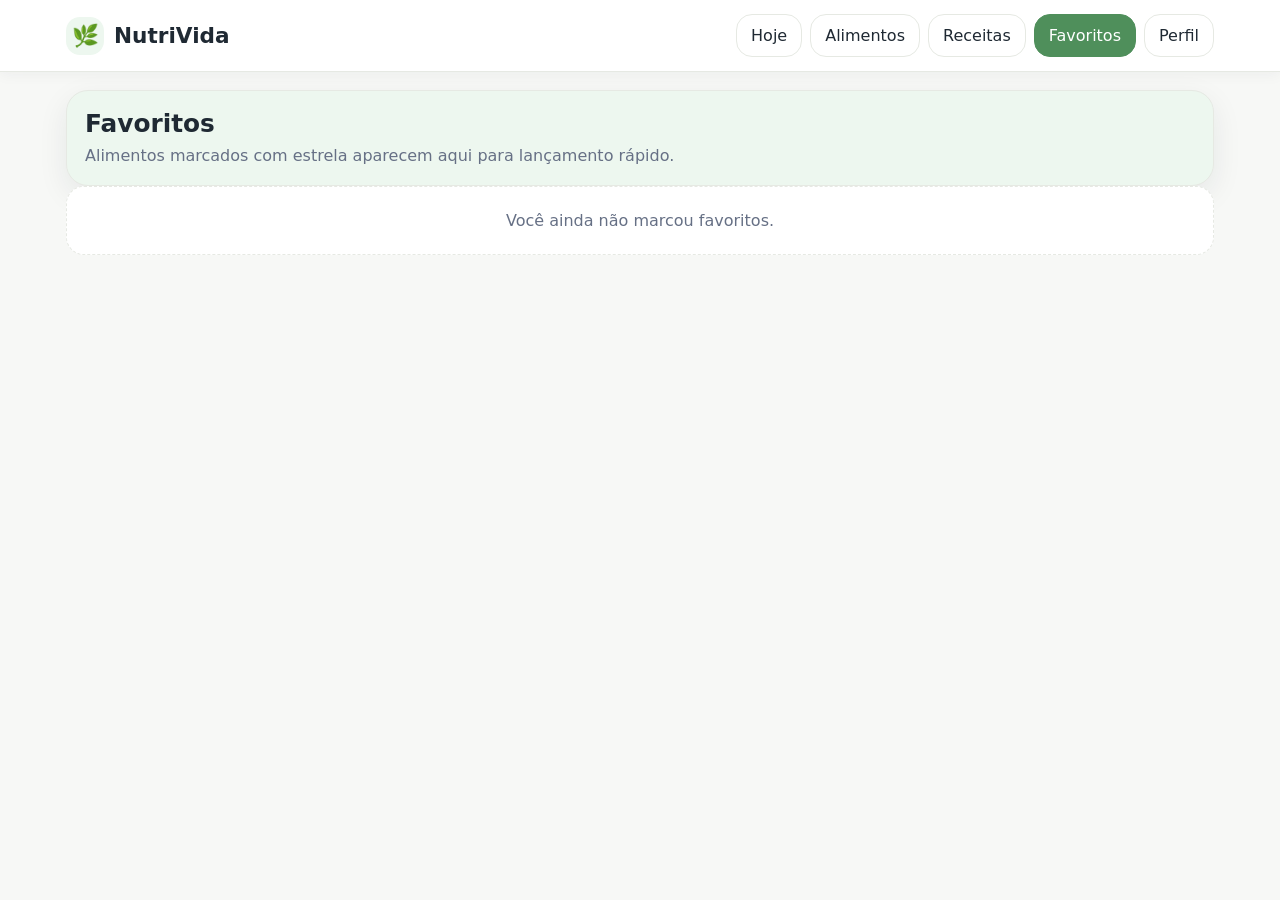
<file: favoritos.html>
<!doctype html><html lang="pt-BR"><head><meta charset="utf-8"><meta name="viewport" content="width=device-width,initial-scale=1"><title>NutriVida - Favoritos</title><link rel="stylesheet" href="app.css?v=tbca-pro"></head><body><header class="topbar"><div class="topbar-inner"><a class="brand" href="index.html"><span class="logo">🌿</span>NutriVida</a><nav class="desktop-nav"><a class="navbtn " href="index.html">Hoje</a><a class="navbtn " href="alimentos.html">Alimentos</a><a class="navbtn " href="receitas.html">Receitas</a><a class="navbtn active" href="favoritos.html">Favoritos</a><a class="navbtn " href="perfil.html">Perfil</a></nav></div></header><main class="app"><section class="card soft"><h1 class="title">Favoritos</h1><p class="subtitle">Alimentos marcados com estrela aparecem aqui para lançamento rápido.</p></section><div id="favList" class="grid"></div></main><nav class="bottom-nav"><div class="bottom-nav-inner"><button onclick="location.href='index.html'">🏠<br>Hoje</button><button onclick="location.href='alimentos.html'">🍎<br>Alimentos</button><button onclick="location.href='receitas.html'">📖<br>Receitas</button></div></nav><div class="modal-back" id="addModal"><div class="modal"><div class="modal-head"><h2>Adicionar alimento</h2><button class="close" onclick="closeAdd()">Fechar</button></div><div class="formrow"><div class="field"><label>Alimento</label><select id="modalFood"></select></div><div class="field"><label>Refeição</label><select id="modalMeal"><option>Café da manhã</option><option>Almoço</option><option>Lanche</option><option>Jantar</option></select></div></div><div class="field"><label>Quantidade em gramas</label><input id="modalGrams" type="number" value="100"></div><div class="toolbar"><button class="primary" onclick="submitAdd();renderFavs()">Adicionar ao diário</button></div></div></div><script src="app.js?v=tbca-pro"></script><script>
function renderFavs(){const arr=NV.foods.filter(f=>NV.favs.includes(String(f.id)));document.getElementById('favList').innerHTML=arr.map(f=>`<div class="food-card"><div><h3>${f.nome}</h3><div class="food-meta"><span>${f.grupo}</span><span>${fmt(f.kcal)} kcal</span><span>${fmt(f.proteina,1)}g proteína</span></div></div><div class="toolbar"><button class="ghost" onclick="toggleFav('${f.id}')">Remover</button><button class="primary" onclick="openAdd('Almoço');document.getElementById('modalFood').value='${f.id}'">Adicionar</button></div></div>`).join('')||'<div class="empty">Você ainda não marcou favoritos.</div>'}
loadFoods().then(()=>{NV.foods=NV.foods.map(f=>({...f,id:String(f.id)}));fillFoodSelect();renderFavs()})</script></body></html>
</file>
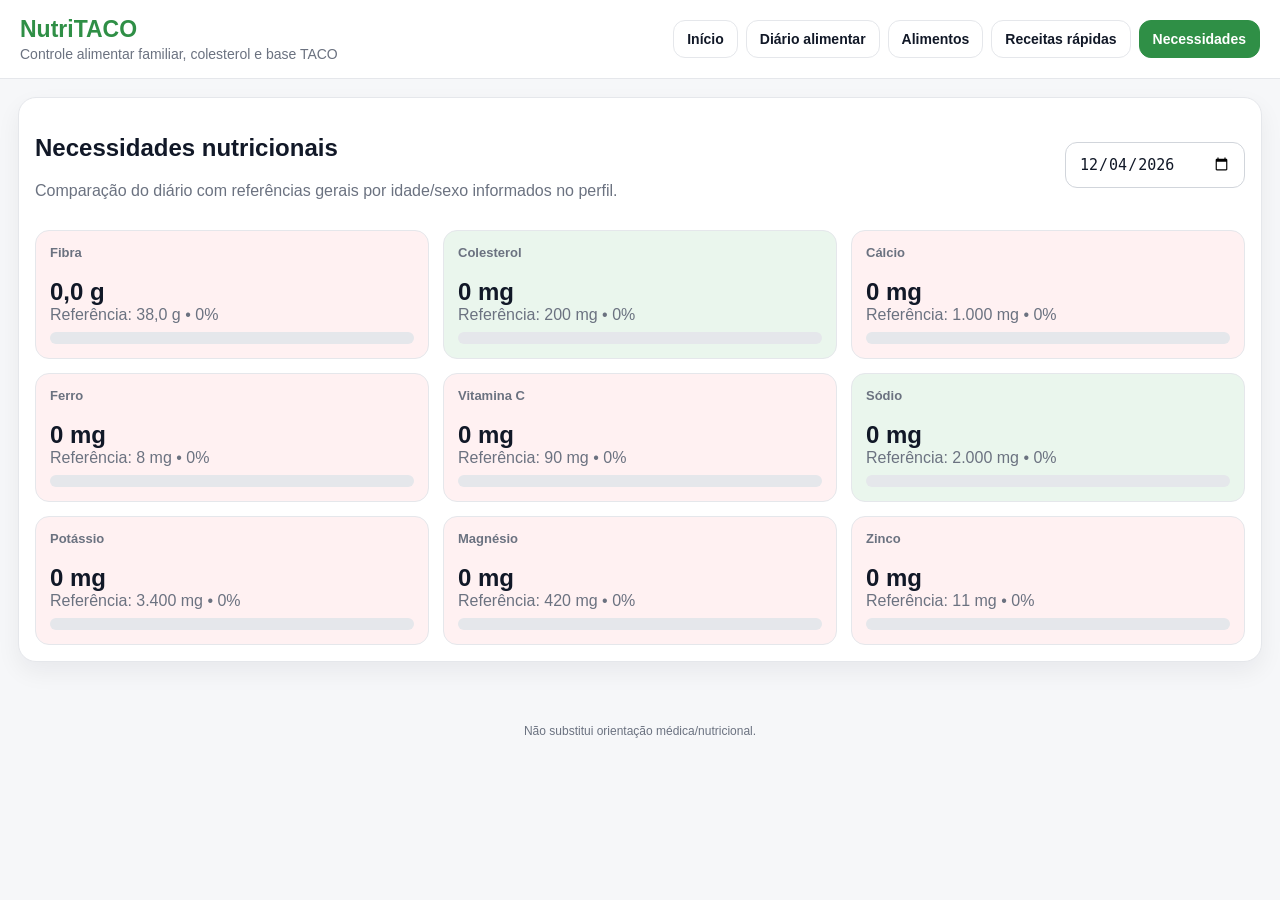
<file: necessidades.html>
<!DOCTYPE html><html lang="pt-BR"><head><meta charset="UTF-8"><meta name="viewport" content="width=device-width,initial-scale=1.0"><title>Necessidades</title><style>
:root{
  --bg:#f6f7f9;--card:#fff;--line:#e5e7eb;--text:#111827;--muted:#6b7280;
  --primary:#2f8f46;--primary-soft:#eaf6ed;--blue-soft:#eef4ff;--amber-soft:#fff8eb;
  --red-soft:#fff1f2;--violet-soft:#f5f3ff;--shadow:0 10px 24px rgba(15,23,42,.06);--radius:18px;
}
*{box-sizing:border-box}
body{margin:0;font-family:Arial,Helvetica,sans-serif;background:var(--bg);color:var(--text)}
.topbar{background:#fff;border-bottom:1px solid var(--line);position:sticky;top:0;z-index:50}
.topbar-inner{max-width:1500px;margin:0 auto;padding:16px 20px;display:flex;align-items:center;justify-content:space-between;gap:16px;flex-wrap:wrap}
.brand h1{margin:0;color:var(--primary);font-size:23px}
.brand div{color:var(--muted);font-size:14px;margin-top:3px}
.nav{display:flex;gap:8px;flex-wrap:wrap}
.nav a{padding:10px 13px;border:1px solid var(--line);border-radius:12px;color:var(--text);text-decoration:none;background:#fff;font-size:14px;font-weight:700}
.nav a.active,.nav a:hover{background:var(--primary);border-color:var(--primary);color:#fff}
.page{max-width:1500px;margin:18px auto;padding:0 18px 28px}
.card{background:var(--card);border:1px solid var(--line);border-radius:var(--radius);box-shadow:var(--shadow);padding:16px;margin-bottom:16px}
.grid-2{display:grid;grid-template-columns:1fr 1fr;gap:14px}
.grid-3{display:grid;grid-template-columns:repeat(3,1fr);gap:14px}
.grid-4{display:grid;grid-template-columns:repeat(4,1fr);gap:12px}
label,.label{font-size:13px;color:var(--muted);margin-bottom:6px;display:block}
input,select{width:100%;padding:12px 13px;border:1px solid #d1d5db;border-radius:12px;background:#fff;font-size:15px;color:var(--text)}
button,.btn,.btn-outline,.btn-soft,.btn-danger{border:1px solid var(--line);border-radius:12px;padding:10px 14px;background:#fff;cursor:pointer;font-size:14px}
.btn{background:var(--primary);color:#fff;border-color:var(--primary)}
.btn-soft{background:var(--primary-soft);color:var(--primary);border-color:#b7e2c1}
.btn-danger{color:#b91c1c;border-color:#fecaca}
.muted{color:var(--muted)}
.pill{display:inline-block;background:#f3f4f6;border:1px solid #e5e7eb;border-radius:999px;padding:4px 8px;font-size:12px;color:#374151}
.metric{border:1px solid var(--line);border-radius:14px;padding:14px}
.metric h4{margin:0;color:var(--muted);font-size:13px}
.metric .big{font-size:24px;font-weight:800;margin-top:18px}
.green-soft{background:var(--primary-soft)}.blue-soft{background:var(--blue-soft)}.amber-soft{background:var(--amber-soft)}.red-soft{background:var(--red-soft)}.violet-soft{background:var(--violet-soft)}
.inline{display:flex;gap:10px;align-items:center;flex-wrap:wrap}
.status{display:none;padding:12px 14px;border-radius:12px;font-size:14px;margin-top:12px}
.status.ok{display:block;background:#ecfdf5;border:1px solid #86efac;color:#166534}
.status.error{display:block;background:#fff7ed;border:1px solid #fdba74;color:#9a3412}
table{width:100%;border-collapse:collapse;font-size:14px;background:#fff}
th,td{padding:10px;border-bottom:1px solid #edf0f2;text-align:left;vertical-align:top}
th{background:#fafafa}.table-wrap{border:1px solid var(--line);border-radius:14px;overflow:auto;background:#fff}
.food-list{border:1px solid var(--line);border-radius:14px;background:#fff;overflow:auto;max-height:620px;margin-top:12px}
.food-item{padding:12px;border-bottom:1px solid #edf0f2;cursor:pointer;display:grid;grid-template-columns:1fr auto;gap:12px;align-items:center}
.food-item:last-child{border-bottom:none}.food-name{font-weight:800}.food-sub{font-size:13px;color:var(--muted);margin-top:4px}
.meal-tabs{display:grid;grid-template-columns:repeat(5,1fr);gap:8px;margin-top:12px}
.meal-tab{border:1px solid var(--line);background:#fff;border-radius:12px;padding:10px;cursor:pointer;text-align:center;font-size:14px}
.meal-tab.active{background:var(--primary-soft);border-color:#b7e2c1;color:var(--primary);font-weight:800}
.macro-bar{height:12px;background:#e5e7eb;border-radius:999px;overflow:hidden}.macro-fill{height:100%;background:var(--primary);width:0%}
.footer{text-align:center;color:var(--muted);padding:0 16px 24px;font-size:12px}
@media(max-width:1000px){.grid-2,.grid-3,.grid-4{grid-template-columns:1fr}.meal-tabs{grid-template-columns:1fr 1fr}.topbar-inner{align-items:flex-start}}
</style></head><body><script>
const refeicoes=[
{id:"cafe_da_manha",nome:"Café da manhã"},{id:"almoco",nome:"Almoço"},{id:"jantar",nome:"Jantar"},{id:"lanches",nome:"Lanches"},{id:"ceia",nome:"Ceia"}
];
const objetivos=[
{id:"perder_peso",nome:"Perder peso",ajuste:-450,protKg:2.0,gordKg:0.8},
{id:"manter_peso",nome:"Manter peso",ajuste:0,protKg:1.6,gordKg:0.9},
{id:"ganhar_massa",nome:"Ganhar massa",ajuste:300,protKg:2.2,gordKg:1.0}
];
let baseAtual=[]; let alimentoSelecionado=null; let refeicaoAtiva="almoco";
const hoje=new Date().toISOString().slice(0,10);
function el(id){return document.getElementById(id)}
function num(v){const x=Number(v);return Number.isFinite(x)?x:0}
function fmt(v,c=1){const x=Number(v);if(!Number.isFinite(x))return "—";return x.toLocaleString("pt-BR",{minimumFractionDigits:c,maximumFractionDigits:c})}
function fmt0(v){const x=Number(v);return Number.isFinite(x)?Math.round(x).toLocaleString("pt-BR"):"0"}
function getGrupo(a){return a?.grupo||a?.grupo_alimento||a?.descricao_grupo||a?.categoria||"Não informado"}
function getDiario(){try{return JSON.parse(localStorage.getItem("nutritaco_multi_diario")||"{}")}catch(e){return {}}}
function setDiario(d){localStorage.setItem("nutritaco_multi_diario",JSON.stringify(d))}
function getData(){return (el("dataDiario")?.value)||hoje}
function getDia(){
  const d=getData(); const diario=getDiario();
  if(!diario[d]) diario[d]={};
  refeicoes.forEach(r=>{if(!Array.isArray(diario[d][r.id])) diario[d][r.id]=[]});
  setDiario(diario); return diario[d];
}
function saveDia(dia){const d=getData();const diario=getDiario();diario[d]=dia;setDiario(diario)}
function getPerfil(){
  try{return JSON.parse(localStorage.getItem("nutritaco_multi_perfil")||"{}")}catch(e){return {}}
}
function setPerfil(p){localStorage.setItem("nutritaco_multi_perfil",JSON.stringify(p))}
function getMetas(){
  const p=getPerfil();
  return {kcal:num(p.metaKcal)||2000,proteina:num(p.metaProteina)||120,carbo:num(p.metaCarbo)||250,lipideos:num(p.metaLipideos)||70}
}
function totaisItens(itens){
  return itens.reduce((acc,it)=>{
    acc.kcal+=num(it.kcal);acc.proteina+=num(it.proteina_g);acc.carbo+=num(it.carboidrato_g);acc.lipideos+=num(it.lipideos_g);
    acc.colesterol+=num(it.colesterol_mg);acc.fibra+=num(it.fibra_alimentar_g);acc.calcio+=num(it.calcio_mg);acc.ferro+=num(it.ferro_mg);acc.vitc+=num(it.vitamina_c_mg);
    acc.sodio+=num(it.sodio_mg);acc.potassio+=num(it.potassio_mg);acc.magnesio+=num(it.magnesio_mg);acc.zinco+=num(it.zinco_mg);
    return acc;
  },{kcal:0,proteina:0,carbo:0,lipideos:0,colesterol:0,fibra:0,calcio:0,ferro:0,vitc:0,sodio:0,potassio:0,magnesio:0,zinco:0})
}
function totaisDia(){
 const dia=getDia();let todos=[];refeicoes.forEach(r=>todos=todos.concat(dia[r.id]||[]));return totaisItens(todos)
}
async function carregarBase(){
  try{
    const res=await fetch("taco_completo.json"); if(!res.ok) throw new Error("base");
    const data=await res.json(); baseAtual=Array.isArray(data)?data:(data.alimentos||[]);
    return true;
  }catch(e){
    const s=el("statusBase"); if(s){s.className="status error";s.textContent="Não consegui carregar taco_completo.json. Deixe o JSON na mesma pasta dos HTMLs e abra pelo servidor."}
    return false;
  }
}
function itemFromAlimento(a,g){
 const f=g/100;
 return {
  nome:a.descricao_alimento,grupo:getGrupo(a),quantidade_g:g,
  kcal:num(a.energia_kcal)*f,proteina_g:num(a.proteina_g)*f,carboidrato_g:num(a.carboidrato_g)*f,lipideos_g:num(a.lipideos_g)*f,
  colesterol_mg:num(a.colesterol_mg)*f,fibra_alimentar_g:num(a.fibra_alimentar_g)*f,
  sodio_mg:num(a.sodio_mg)*f,potassio_mg:num(a.potassio_mg)*f,calcio_mg:num(a.calcio_mg)*f,ferro_mg:num(a.ferro_mg)*f,magnesio_mg:num(a.magnesio_mg)*f,zinco_mg:num(a.zinco_mg)*f,
  vitamina_c_mg:num(a.vitamina_c_mg)*f,retinol_mcg:num(a.retinol_mcg||a.rae_mcg||a.re_mcg)*f,tiamina_mg:num(a.tiamina_mg)*f,riboflavina_mg:num(a.riboflavina_mg)*f,piridoxina_mg:num(a.piridoxina_mg)*f,niacina_mg:num(a.niacina_mg)*f
 }
}
function adicionarItemRefeicao(refeicao,item){
 const dia=getDia(); dia[refeicao].push(item); saveDia(dia);
}
function calcularPerfil(){
 const p=getPerfil(); const peso=num(p.pesoKg)||80, altura=num(p.alturaCm)||175, idade=num(p.idade)||30, sexo=p.sexo||"masculino", atividade=num(p.atividade)||1.55;
 const imc=peso/((altura/100)**2);
 const tmb=sexo==="masculino"?10*peso+6.25*altura-5*idade+5:10*peso+6.25*altura-5*idade-161;
 const gasto=tmb*atividade; const obj=objetivos.find(o=>o.id===(p.objetivo||"manter_peso"))||objetivos[1];
 const metaKcal=Math.max(1200,gasto+obj.ajuste), metaProteina=peso*obj.protKg, metaLipideos=peso*obj.gordKg, metaCarbo=Math.max(0,(metaKcal-metaProteina*4-metaLipideos*9)/4);
 return {imc,gasto,obj,metaKcal,metaProteina,metaLipideos,metaCarbo}
}
function header(active){
 return `<div class="topbar"><div class="topbar-inner"><div class="brand"><h1>NutriTACO</h1><div>Controle alimentar familiar, colesterol e base TACO</div></div><nav class="nav">
 <a class="${active==='index'?'active':''}" href="index.html">Início</a>
 <a class="${active==='diario'?'active':''}" href="diario.html">Diário alimentar</a>
 <a class="${active==='alimentos'?'active':''}" href="alimentos.html">Alimentos</a>
 <a class="${active==='receitas'?'active':''}" href="receitas.html">Receitas rápidas</a>
 <a class="${active==='necessidades'?'active':''}" href="necessidades.html">Necessidades</a>
 </nav></div></div>`
}
</script><script>document.write(header("necessidades"));</script><div class="page"><div class="card"><div class="inline" style="justify-content:space-between"><div><h2>Necessidades nutricionais</h2><p class="muted">Comparação do diário com referências gerais por idade/sexo informados no perfil.</p></div><input type="date" id="dataDiario" onchange="render()" style="max-width:180px"></div><div class="grid-3" id="cards" style="margin-top:14px"></div></div></div><script>
function refs(){const p=getPerfil(), idade=num(p.idade)||30, sexo=p.sexo||"masculino";return [
["Fibra","fibra",sexo==="feminino"?25:38,"g","min"],["Colesterol","colesterol",200,"mg","max"],["Cálcio","calcio",idade>=51?1200:1000,"mg","min"],["Ferro","ferro",sexo==="feminino"&&idade<51?18:8,"mg","min"],["Vitamina C","vitc",sexo==="feminino"?75:90,"mg","min"],["Sódio","sodio",2000,"mg","max"],["Potássio","potassio",sexo==="feminino"?2600:3400,"mg","min"],["Magnésio","magnesio",sexo==="feminino"?320:420,"mg","min"],["Zinco","zinco",sexo==="feminino"?8:11,"mg","min"]]}
function render(){if(!el("dataDiario").value)el("dataDiario").value=hoje;const t=totaisDia();el("cards").innerHTML=refs().map(r=>{const val=t[r[1]]||0,meta=r[2],pct=meta?val/meta*100:0,ok=r[4]==="max"?val<=meta:val>=meta;let cls=ok?"green-soft":pct>=70?"amber-soft":"red-soft";if(r[4]==="max"&&pct>100)cls="red-soft";return `<div class="metric ${cls}"><h4>${r[0]}</h4><div class="big">${fmt(val,r[3]==="mg"?0:1)} ${r[3]}</div><div class="muted">Referência: ${fmt(meta,r[3]==="mg"?0:1)} ${r[3]} • ${fmt(pct,0)}%</div><div class="macro-bar" style="margin-top:8px"><div class="macro-fill" style="width:${Math.min(100,pct)}%"></div></div></div>`}).join("")}
document.addEventListener("DOMContentLoaded",()=>{render()})
</script><div class="footer">Não substitui orientação médica/nutricional.</div></body></html>
</file>
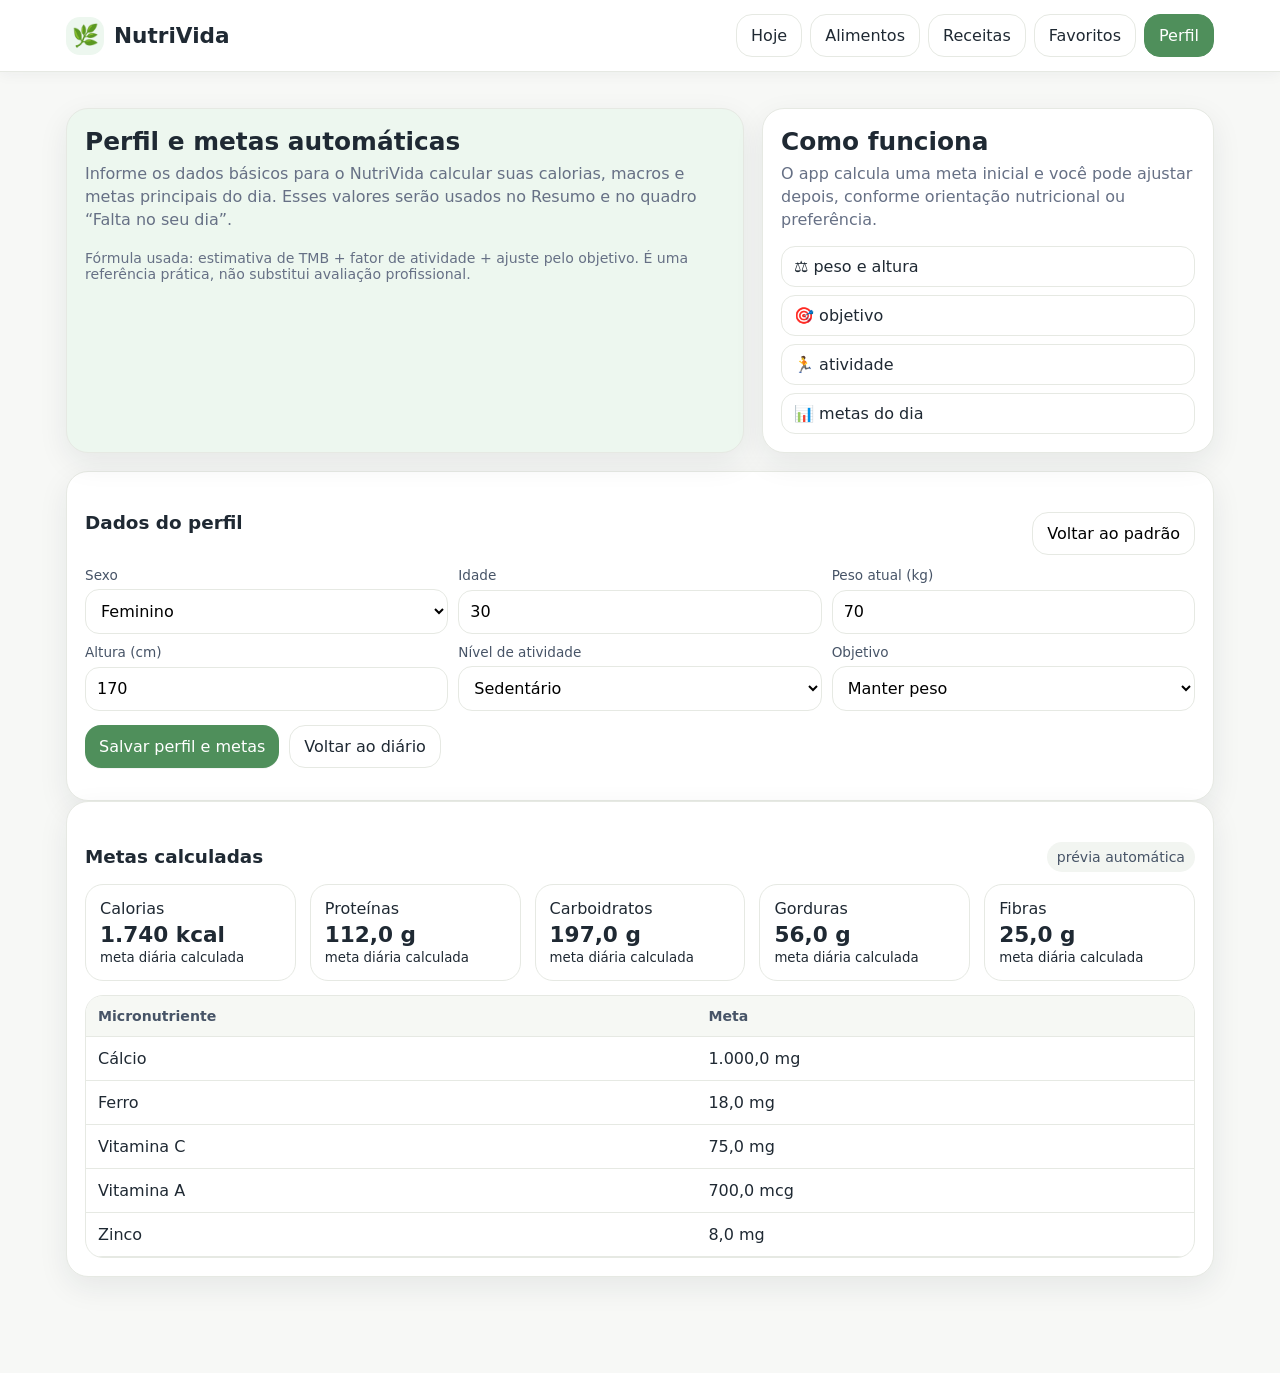
<file: perfil.html>
<!doctype html>
<html lang="pt-BR">
<head>
<meta charset="utf-8">
<meta name="viewport" content="width=device-width,initial-scale=1">
<title>NutriVida - Perfil e Metas</title>
<link rel="stylesheet" href="app.css?v=tbca-pro">
</head>
<body>
<header class="topbar"><div class="topbar-inner"><a class="brand" href="index.html"><span class="logo">🌿</span>NutriVida</a><nav class="desktop-nav"><a class="navbtn " href="index.html">Hoje</a><a class="navbtn " href="alimentos.html">Alimentos</a><a class="navbtn " href="receitas.html">Receitas</a><a class="navbtn " href="favoritos.html">Favoritos</a><a class="navbtn active" href="perfil.html">Perfil</a></nav></div></header>

<main class="app">
  <section class="hero profile-hero">
    <div class="card soft">
      <h1 class="title">Perfil e metas automáticas</h1>
      <p class="subtitle">
        Informe os dados básicos para o NutriVida calcular suas calorias, macros e metas principais do dia.
        Esses valores serão usados no Resumo e no quadro “Falta no seu dia”.
      </p>
      <p class="footer-note">
        Fórmula usada: estimativa de TMB + fator de atividade + ajuste pelo objetivo. É uma referência prática, não substitui avaliação profissional.
      </p>
    </div>

    <div class="card">
      <h2 class="title">Como funciona</h2>
      <p class="subtitle">
        O app calcula uma meta inicial e você pode ajustar depois, conforme orientação nutricional ou preferência.
      </p>
      <div class="mini-list">
        <span>⚖️ peso e altura</span>
        <span>🎯 objetivo</span>
        <span>🏃 atividade</span>
        <span>📊 metas do dia</span>
      </div>
    </div>
  </section>

  <section class="card">
    <div class="section-title profile-section-title">
      <h2>Dados do perfil</h2>
      <button class="ghost" onclick="resetProfile()">Voltar ao padrão</button>
    </div>

    <div class="formrow profile-form">
      <div class="field">
        <label>Sexo</label>
        <select id="sexo" onchange="renderProfileResult()">
          <option value="feminino">Feminino</option>
          <option value="masculino">Masculino</option>
        </select>
      </div>

      <div class="field">
        <label>Idade</label>
        <input id="idade" type="number" min="1" placeholder="Ex.: 35" oninput="renderProfileResult()">
      </div>

      <div class="field">
        <label>Peso atual (kg)</label>
        <input id="peso" type="number" min="1" step="0.1" placeholder="Ex.: 70" oninput="renderProfileResult()">
      </div>

      <div class="field">
        <label>Altura (cm)</label>
        <input id="altura" type="number" min="1" placeholder="Ex.: 170" oninput="renderProfileResult()">
      </div>

      <div class="field">
        <label>Nível de atividade</label>
        <select id="atividade" onchange="renderProfileResult()">
          <option value="1.2">Sedentário</option>
          <option value="1.375">Levemente ativo</option>
          <option value="1.55">Moderadamente ativo</option>
          <option value="1.725">Muito ativo</option>
          <option value="1.9">Extremamente ativo</option>
        </select>
      </div>

      <div class="field">
        <label>Objetivo</label>
        <select id="objetivo" onchange="renderProfileResult()">
          <option value="manter">Manter peso</option>
          <option value="emagrecer">Emagrecer</option>
          <option value="ganhar">Ganhar massa</option>
        </select>
      </div>
    </div>

    <div class="toolbar">
      <button class="primary" onclick="saveProfileAuto()">Salvar perfil e metas</button>
      <a class="ghost" href="index.html">Voltar ao diário</a>
    </div>
  </section>

  <section class="card">
    <div class="section-title">
      <h2>Metas calculadas</h2>
      <span class="pill">prévia automática</span>
    </div>
    <div id="profileResult"></div>
  </section>
</main>

<nav class="bottom-nav">
  <div class="bottom-nav-inner">
    <button onclick="location.href='index.html'">🏠<br>Hoje</button>
    <button onclick="location.href='alimentos.html'">🍎<br>Alimentos</button>
    <button class="active" onclick="location.href='perfil.html'">⚙️<br>Perfil</button>
  </div>
</nav>

<script src="app.js?v=tbca-pro"></script>
<script>loadProfilePage()</script>
</body>
</html>
</file>
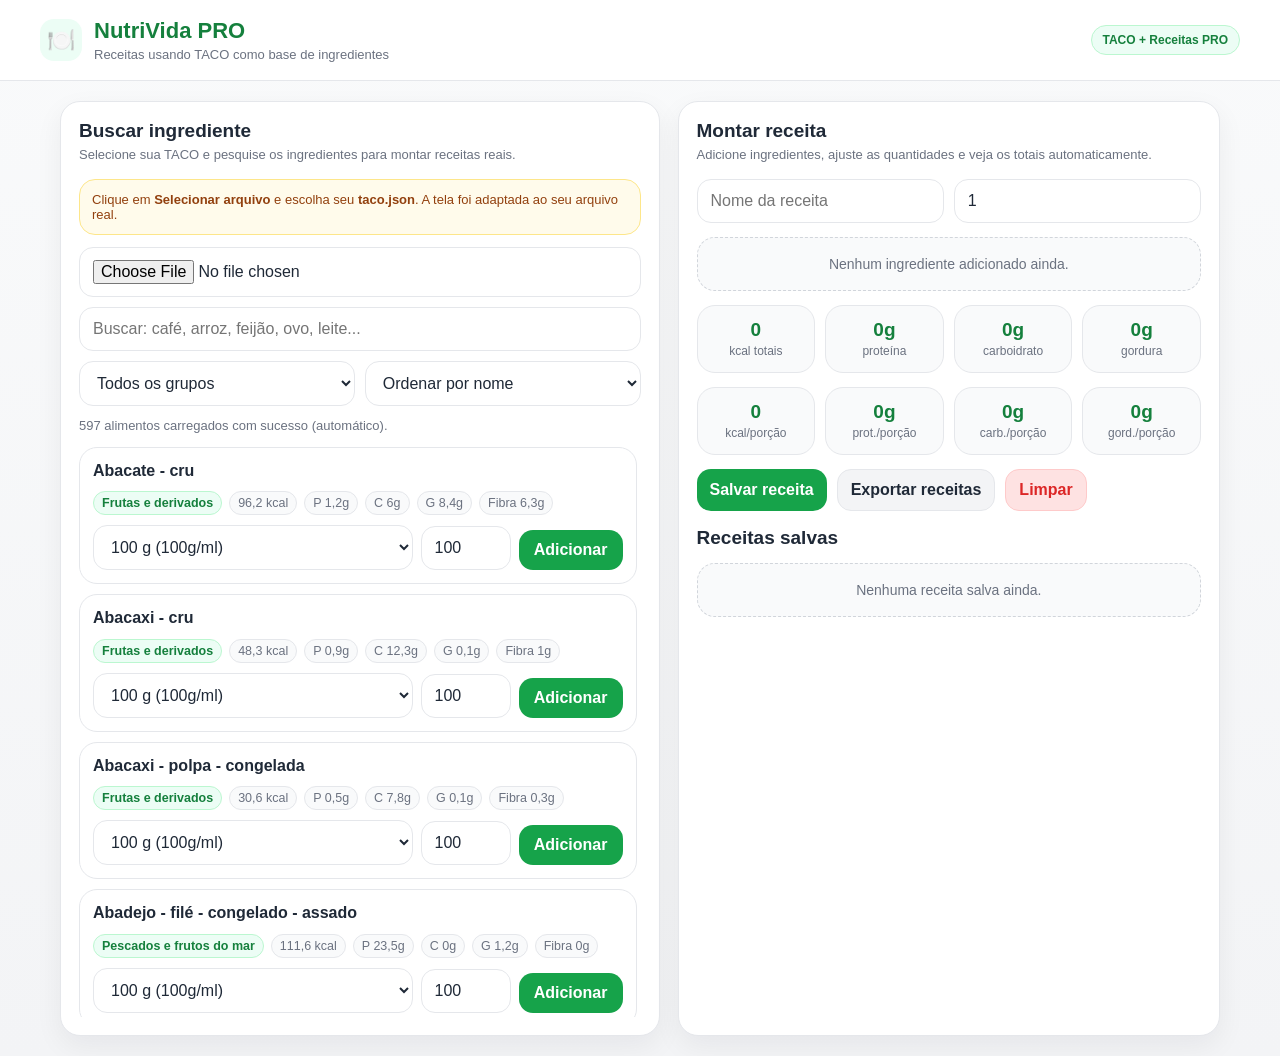
<file: receitas.html>
<!DOCTYPE html>
<html lang="pt-BR">
<head>
<meta charset="UTF-8">
<meta name="viewport" content="width=device-width, initial-scale=1.0">
<title>NutriVida PRO - Receitas TACO</title>

<style>
:root{
  --bg:#f6f7f9;
  --card:#ffffff;
  --text:#1f2937;
  --muted:#6b7280;
  --line:#e5e7eb;
  --green:#16a34a;
  --green-dark:#15803d;
  --green-soft:#ecfdf5;
  --orange:#f97316;
  --red:#dc2626;
  --shadow:0 10px 28px rgba(15,23,42,.06);
  --radius:20px;
}

*{box-sizing:border-box}

body{
  margin:0;
  font-family:Arial, Helvetica, sans-serif;
  background:linear-gradient(180deg,#f9fafb 0%,#f3f4f6 100%);
  color:var(--text);
}

header{
  background:#fff;
  border-bottom:1px solid var(--line);
  padding:18px 22px;
  position:sticky;
  top:0;
  z-index:50;
}

.header-wrap{
  max-width:1200px;
  margin:0 auto;
  display:flex;
  justify-content:space-between;
  align-items:center;
  gap:12px;
}

.logo{
  display:flex;
  align-items:center;
  gap:12px;
}

.logo-icon{
  width:42px;
  height:42px;
  border-radius:14px;
  background:var(--green-soft);
  display:flex;
  align-items:center;
  justify-content:center;
  font-size:23px;
}

h1{
  margin:0;
  color:var(--green-dark);
  font-size:22px;
}

.subtitle{
  margin:3px 0 0;
  color:var(--muted);
  font-size:13px;
}

.badge{
  background:var(--green-soft);
  color:var(--green-dark);
  border:1px solid #bbf7d0;
  padding:7px 11px;
  border-radius:999px;
  font-size:12px;
  font-weight:700;
}

main{
  max-width:1200px;
  margin:0 auto;
  padding:20px;
  display:grid;
  grid-template-columns:1.05fr .95fr;
  gap:18px;
}

.card{
  background:var(--card);
  border:1px solid var(--line);
  border-radius:var(--radius);
  padding:18px;
  box-shadow:var(--shadow);
}

.card h2{
  margin:0 0 4px;
  font-size:19px;
}

.help{
  margin:0 0 14px;
  color:var(--muted);
  font-size:13px;
  line-height:1.45;
}

.notice{
  background:#fffbeb;
  border:1px solid #fde68a;
  color:#92400e;
  padding:12px;
  border-radius:16px;
  font-size:13px;
  margin-bottom:12px;
}

input,select,button{
  font:inherit;
}

input,select{
  width:100%;
  border:1px solid var(--line);
  background:#fff;
  border-radius:14px;
  padding:12px 13px;
  outline:none;
  color:var(--text);
}

input:focus,select:focus{
  border-color:var(--green);
  box-shadow:0 0 0 3px rgba(22,163,74,.12);
}

button{
  border:0;
  border-radius:14px;
  padding:11px 13px;
  background:var(--green);
  color:#fff;
  font-weight:800;
  cursor:pointer;
}

button:hover{background:var(--green-dark)}

button.secondary{
  background:#f3f4f6;
  color:var(--text);
  border:1px solid var(--line);
}

button.secondary:hover{background:#e5e7eb}

button.danger{
  background:#fee2e2;
  color:var(--red);
  border:1px solid #fecaca;
}

.grid2{
  display:grid;
  grid-template-columns:1fr 1fr;
  gap:10px;
}

.grid3{
  display:grid;
  grid-template-columns:1fr 90px 104px;
  gap:8px;
  align-items:end;
}

.status{
  margin:12px 0 0;
  color:var(--muted);
  font-size:13px;
}

.search-list{
  margin-top:14px;
  display:grid;
  gap:10px;
  max-height:570px;
  overflow:auto;
  padding-right:4px;
}

.food{
  border:1px solid var(--line);
  border-radius:18px;
  padding:13px;
  background:#fff;
  display:grid;
  gap:10px;
  transition:.15s;
}

.food:hover{
  border-color:#bbf7d0;
  transform:translateY(-1px);
  box-shadow:0 8px 20px rgba(15,23,42,.05);
}

.food-title{
  font-weight:900;
  line-height:1.28;
}

.food-meta{
  display:flex;
  flex-wrap:wrap;
  gap:7px;
  color:var(--muted);
  font-size:12.5px;
}

.pill{
  background:var(--green-soft);
  border:1px solid #bbf7d0;
  color:var(--green-dark);
  padding:4px 8px;
  border-radius:999px;
  font-weight:800;
}

.macro{
  background:#f9fafb;
  border:1px solid var(--line);
  padding:4px 8px;
  border-radius:999px;
}

.recipe-list{
  display:grid;
  gap:10px;
  margin-top:14px;
}

.ingredient{
  border:1px solid var(--line);
  border-radius:18px;
  padding:12px;
  background:#fff;
  display:grid;
  grid-template-columns:1fr 90px 38px;
  gap:10px;
  align-items:center;
}

.ingredient strong{
  display:block;
  line-height:1.25;
}

.ingredient small{
  color:var(--muted);
  display:block;
  margin-top:3px;
}

.totals{
  display:grid;
  grid-template-columns:repeat(4,1fr);
  gap:10px;
  margin-top:14px;
}

.total{
  background:#f9fafb;
  border:1px solid var(--line);
  border-radius:18px;
  padding:13px 8px;
  text-align:center;
}

.total b{
  display:block;
  font-size:19px;
  color:var(--green-dark);
}

.total span{
  color:var(--muted);
  font-size:12px;
}

.empty{
  background:#f9fafb;
  border:1px dashed #d1d5db;
  border-radius:18px;
  padding:18px;
  text-align:center;
  color:var(--muted);
  font-size:14px;
}

.actions{
  display:flex;
  flex-wrap:wrap;
  gap:10px;
  margin-top:14px;
}

.message{
  display:none;
  margin-top:12px;
  border-radius:16px;
  padding:12px;
  font-size:13px;
}

.saved{
  margin-top:16px;
}

.recipe-card{
  border:1px solid var(--line);
  background:#fff;
  border-radius:18px;
  padding:13px;
}

.recipe-card strong{
  display:block;
  margin-bottom:6px;
}

@media(max-width:900px){
  main{grid-template-columns:1fr;padding:14px}
  .header-wrap{align-items:flex-start;flex-direction:column}
  .grid2,.grid3{grid-template-columns:1fr}
  .totals{grid-template-columns:repeat(2,1fr)}
  .ingredient{grid-template-columns:1fr 80px 38px}
}
</style>
</head>

<body>
<header>
  <div class="header-wrap">
    <div class="logo">
      <div class="logo-icon">🍽️</div>
      <div>
        <h1>NutriVida PRO</h1>
        <p class="subtitle">Receitas usando TACO como base de ingredientes</p>
      </div>
    </div>
    <div class="badge">TACO + Receitas PRO</div>
  </div>
</header>

<main>
  <section class="card">
    <h2>Buscar ingrediente</h2>
    <p class="help">Selecione sua TACO e pesquise os ingredientes para montar receitas reais.</p>

    <div class="notice">
      Clique em <b>Selecionar arquivo</b> e escolha seu <b>taco.json</b>. A tela foi adaptada ao seu arquivo real.
    </div>

    <input type="file" id="file" accept=".json,application/json">

    <div style="height:10px"></div>

    <input type="search" id="busca" placeholder="Buscar: café, arroz, feijão, ovo, leite...">

    <div class="grid2" style="margin-top:10px">
      <select id="grupo">
        <option value="">Todos os grupos</option>
      </select>

      <select id="ordem">
        <option value="nome">Ordenar por nome</option>
        <option value="kcal">Maior energia</option>
        <option value="prot">Maior proteína</option>
        <option value="carb">Maior carboidrato</option>
        <option value="gord">Maior gordura</option>
      </select>
    </div>

    <div id="status" class="status">Tentando carregar taco.json automaticamente...</div>
    <div id="lista" class="search-list">
      <div class="empty">Tentando carregar a TACO automaticamente...</div>
    </div>
  </section>

  <section class="card">
    <h2>Montar receita</h2>
    <p class="help">Adicione ingredientes, ajuste as quantidades e veja os totais automaticamente.</p>

    <div class="grid2">
      <input id="nomeReceita" placeholder="Nome da receita">
      <input id="rendimento" type="number" min="1" value="1" placeholder="Porções">
    </div>

    <div id="ingredientes" class="recipe-list">
      <div class="empty">Nenhum ingrediente adicionado ainda.</div>
    </div>

    <div class="totals">
      <div class="total"><b id="totKcal">0</b><span>kcal totais</span></div>
      <div class="total"><b id="totProt">0g</b><span>proteína</span></div>
      <div class="total"><b id="totCarb">0g</b><span>carboidrato</span></div>
      <div class="total"><b id="totGord">0g</b><span>gordura</span></div>
    </div>

    <div class="totals">
      <div class="total"><b id="porKcal">0</b><span>kcal/porção</span></div>
      <div class="total"><b id="porProt">0g</b><span>prot./porção</span></div>
      <div class="total"><b id="porCarb">0g</b><span>carb./porção</span></div>
      <div class="total"><b id="porGord">0g</b><span>gord./porção</span></div>
    </div>

    <div class="actions">
      <button onclick="salvarReceita()">Salvar receita</button>
      <button class="secondary" onclick="exportarReceitas()">Exportar receitas</button>
      <button class="danger" onclick="limparReceita()">Limpar</button>
    </div>

    <div id="msg" class="message"></div>

    <div class="saved">
      <h2>Receitas salvas</h2>
      <div id="salvas" class="recipe-list"></div>
    </div>
  </section>
</main>

<script>
const TACO_URL = "./taco.json";

let alimentos = [];
let ingredientes = [];
let receitas = JSON.parse(localStorage.getItem("nutrivida_receitas_pro") || "[]");

const medidas = {
  cafe: [{n:"xícara pequena",g:50},{n:"xícara média",g:100},{n:"caneca",g:200}],
  arroz: [{n:"colher de sopa",g:25},{n:"escumadeira",g:80},{n:"xícara",g:160}],
  feijao: [{n:"colher de sopa",g:25},{n:"concha pequena",g:80},{n:"concha média",g:120}],
  leite: [{n:"colher de sopa",g:15},{n:"copo americano",g:165},{n:"xícara",g:240}],
  ovo: [{n:"1 unidade pequena",g:45},{n:"1 unidade média",g:50},{n:"1 unidade grande",g:60}],
  manteiga: [{n:"ponta de faca",g:5},{n:"colher de chá",g:8},{n:"colher de sopa",g:20}],
  margarina: [{n:"ponta de faca",g:5},{n:"colher de chá",g:8},{n:"colher de sopa",g:20}],
  default: [{n:"100 g",g:100},{n:"50 g",g:50},{n:"colher de sopa",g:20}]
};

function norm(t){
  return String(t||"").normalize("NFD").replace(/[\u0300-\u036f]/g,"").toLowerCase();
}

function num(v){
  if(v===null || v===undefined || v==="" || v==="NA" || v==="Tr") return 0;
  const n = parseFloat(String(v).replace(",","."));
  return isFinite(n) ? n : 0;
}

function fmt(v){
  return num(v).toLocaleString("pt-BR",{maximumFractionDigits:1});
}

function medidasDo(nome){
  const n = norm(nome);
  for(const k of Object.keys(medidas)){
    if(k !== "default" && n.includes(k)) return medidas[k];
  }
  return medidas.default;
}

function processarTaco(json, origem){
  const base = Array.isArray(json) ? json : json.alimentos;

  if(!Array.isArray(base)){
    throw new Error("Não encontrei a lista alimentos dentro do JSON.");
  }

  alimentos = base.map((a,i)=>({
    id: a.numero || i,
    nome: a.descricao_alimento || "Sem nome",
    busca: norm(a.descricao_alimento || ""),
    grupo: a.grupo || "Sem grupo",
    kcal: num(a.energia_kcal),
    prot: num(a.proteina_g),
    carb: num(a.carboidrato_g),
    gord: num(a.lipideos_g),
    fibra: num(a.fibra_alimentar_g),
    sodio: num(a.sodio_mg),
    colesterol: num(a.colesterol_mg)
  })).filter(a=>a.nome !== "Sem nome");

  preencherGrupos();
  renderBusca();
  document.getElementById("status").textContent = alimentos.length + " alimentos carregados com sucesso (" + origem + ").";
}

async function carregarTacoAutomatico(){
  try{
    const resp = await fetch(TACO_URL, { cache: "no-store" });

    if(!resp.ok){
      throw new Error("Arquivo não encontrado em " + TACO_URL + " - status " + resp.status);
    }

    const json = await resp.json();
    processarTaco(json, "automático");
  }catch(err){
    document.getElementById("status").textContent = "Não carregou automático. Confirme se o arquivo está como taco.json na mesma pasta ou selecione manualmente.";
    document.getElementById("lista").innerHTML = '<div class="empty">Falha no automático: ' + err.message + '<br><br>Use o botão de seleção manual acima.</div>';
  }
}

document.getElementById("file").addEventListener("change", e=>{
  const file = e.target.files[0];
  if(!file) return;

  const reader = new FileReader();
  reader.onload = evt=>{
    try{
      const json = JSON.parse(evt.target.result);
      processarTaco(json, "manual");
    }catch(err){
      document.getElementById("status").textContent = "Erro: " + err.message;
    }
  };
  reader.readAsText(file, "UTF-8");
});

function preencherGrupos(){
  const sel = document.getElementById("grupo");
  sel.innerHTML = '<option value="">Todos os grupos</option>';
  [...new Set(alimentos.map(a=>a.grupo))].sort().forEach(g=>{
    const op = document.createElement("option");
    op.value = g;
    op.textContent = g;
    sel.appendChild(op);
  });
}

document.getElementById("busca").addEventListener("input", renderBusca);
document.getElementById("grupo").addEventListener("change", renderBusca);
document.getElementById("ordem").addEventListener("change", renderBusca);
document.getElementById("rendimento").addEventListener("input", renderIngredientes);

function renderBusca(){
  const lista = document.getElementById("lista");
  const termo = norm(document.getElementById("busca").value);
  const grupo = document.getElementById("grupo").value;
  const ordem = document.getElementById("ordem").value;

  if(!alimentos.length){
    lista.innerHTML = '<div class="empty">Carregue o taco.json para começar.</div>';
    return;
  }

  let arr = alimentos.filter(a=>
    (!termo || a.busca.includes(termo)) &&
    (!grupo || a.grupo === grupo)
  );

  arr.sort((a,b)=>{
    if(ordem==="kcal") return b.kcal-a.kcal;
    if(ordem==="prot") return b.prot-a.prot;
    if(ordem==="carb") return b.carb-a.carb;
    if(ordem==="gord") return b.gord-a.gord;
    return a.nome.localeCompare(b.nome,"pt-BR");
  });

  arr = arr.slice(0,80);

  if(!arr.length){
    lista.innerHTML = '<div class="empty">Nenhum alimento encontrado.</div>';
    return;
  }

  lista.innerHTML = arr.map((a,idx)=>{
    const ms = medidasDo(a.nome);
    const ops = ms.map(m=>`<option value="${m.g}">${m.n} (${m.g}g/ml)</option>`).join("");

    return `
      <div class="food">
        <div class="food-title">${a.nome}</div>
        <div class="food-meta">
          <span class="pill">${a.grupo}</span>
          <span class="macro">${fmt(a.kcal)} kcal</span>
          <span class="macro">P ${fmt(a.prot)}g</span>
          <span class="macro">C ${fmt(a.carb)}g</span>
          <span class="macro">G ${fmt(a.gord)}g</span>
          <span class="macro">Fibra ${fmt(a.fibra)}g</span>
        </div>
        <div class="grid3">
          <select id="med_${idx}" onchange="document.getElementById('qtd_${idx}').value=this.value">${ops}</select>
          <input id="qtd_${idx}" type="number" min="0" step="1" value="${ms[0].g}">
          <button onclick="addIngrediente('${a.id}', ${idx})">Adicionar</button>
        </div>
      </div>
    `;
  }).join("");
}

function addIngrediente(id, idx){
  const a = alimentos.find(x=>String(x.id)===String(id));
  if(!a) return;

  const qtd = num(document.getElementById("qtd_"+idx).value) || 100;

  ingredientes.push({...a, gramas:qtd});
  renderIngredientes();
  msg("Ingrediente adicionado: " + a.nome);
}

function calc(item,campo){
  return num(item[campo]) * num(item.gramas) / 100;
}

function totais(){
  return ingredientes.reduce((t,i)=>{
    t.kcal += calc(i,"kcal");
    t.prot += calc(i,"prot");
    t.carb += calc(i,"carb");
    t.gord += calc(i,"gord");
    t.fibra += calc(i,"fibra");
    t.sodio += calc(i,"sodio");
    t.colesterol += calc(i,"colesterol");
    return t;
  },{kcal:0,prot:0,carb:0,gord:0,fibra:0,sodio:0,colesterol:0});
}

function renderIngredientes(){
  const box = document.getElementById("ingredientes");

  if(!ingredientes.length){
    box.innerHTML = '<div class="empty">Nenhum ingrediente adicionado ainda.</div>';
  }else{
    box.innerHTML = ingredientes.map((i,idx)=>`
      <div class="ingredient">
        <div>
          <strong>${i.nome}</strong>
          <small>${fmt(calc(i,"kcal"))} kcal | P ${fmt(calc(i,"prot"))}g | C ${fmt(calc(i,"carb"))}g | G ${fmt(calc(i,"gord"))}g</small>
        </div>
        <input type="number" min="0" step="1" value="${i.gramas}" onchange="ingredientes[${idx}].gramas=num(this.value); renderIngredientes();">
        <button class="danger" onclick="ingredientes.splice(${idx},1); renderIngredientes();">×</button>
      </div>
    `).join("");
  }

  const t = totais();
  const r = Math.max(1, num(document.getElementById("rendimento").value) || 1);

  document.getElementById("totKcal").textContent = fmt(t.kcal);
  document.getElementById("totProt").textContent = fmt(t.prot)+"g";
  document.getElementById("totCarb").textContent = fmt(t.carb)+"g";
  document.getElementById("totGord").textContent = fmt(t.gord)+"g";

  document.getElementById("porKcal").textContent = fmt(t.kcal/r);
  document.getElementById("porProt").textContent = fmt(t.prot/r)+"g";
  document.getElementById("porCarb").textContent = fmt(t.carb/r)+"g";
  document.getElementById("porGord").textContent = fmt(t.gord/r)+"g";
}

function salvarReceita(){
  const nome = document.getElementById("nomeReceita").value.trim();
  if(!nome) return msg("Digite o nome da receita.", true);
  if(!ingredientes.length) return msg("Adicione pelo menos um ingrediente.", true);

  const t = totais();
  const r = Math.max(1, num(document.getElementById("rendimento").value) || 1);

  receitas.push({
    id:"receita_"+Date.now(),
    nome,
    rendimento:r,
    fonte:"TACO",
    ingredientes,
    totais:t,
    porcao:{
      kcal:t.kcal/r,
      prot:t.prot/r,
      carb:t.carb/r,
      gord:t.gord/r,
      fibra:t.fibra/r,
      sodio:t.sodio/r,
      colesterol:t.colesterol/r
    }
  });

  localStorage.setItem("nutrivida_receitas_pro", JSON.stringify(receitas));
  renderSalvas();
  msg("Receita salva com sucesso.");
}

function limparReceita(){
  ingredientes = [];
  document.getElementById("nomeReceita").value = "";
  document.getElementById("rendimento").value = 1;
  renderIngredientes();
}

function renderSalvas(){
  const box = document.getElementById("salvas");
  if(!receitas.length){
    box.innerHTML = '<div class="empty">Nenhuma receita salva ainda.</div>';
    return;
  }

  box.innerHTML = receitas.slice().reverse().map(r=>`
    <div class="recipe-card">
      <strong>${r.nome}</strong>
      <div class="food-meta">
        <span class="pill">${r.fonte}</span>
        <span class="macro">${r.rendimento} porção(ões)</span>
        <span class="macro">${fmt(r.porcao.kcal)} kcal/porção</span>
        <span class="macro">P ${fmt(r.porcao.prot)}g</span>
        <span class="macro">C ${fmt(r.porcao.carb)}g</span>
        <span class="macro">G ${fmt(r.porcao.gord)}g</span>
      </div>
    </div>
  `).join("");
}

function exportarReceitas(){
  const blob = new Blob([JSON.stringify(receitas,null,2)], {type:"application/json"});
  const url = URL.createObjectURL(blob);
  const a = document.createElement("a");
  a.href = url;
  a.download = "receitas_pro.json";
  a.click();
  URL.revokeObjectURL(url);
}

function msg(texto, erro=false){
  const m = document.getElementById("msg");
  m.textContent = texto;
  m.style.display = "block";
  m.style.background = erro ? "#fee2e2" : "#ecfdf5";
  m.style.border = erro ? "1px solid #fecaca" : "1px solid #bbf7d0";
  m.style.color = erro ? "#991b1b" : "#15803d";
  setTimeout(()=>m.style.display="none",2600);
}

renderSalvas();
carregarTacoAutomatico();
</script>
</body>
</html>
</file>
<file: app.css>
:root{
  --bg:#f7f8f6;--card:#fff;--text:#1f2933;--muted:#667085;--line:#e6e9e3;--brand:#4f8f5b;--brand2:#edf7ef;--warn:#fff7e6;--warnline:#f3d28b;--danger:#fff1f1;--shadow:0 10px 30px rgba(31,41,51,.08);--radius:22px;
}
*{box-sizing:border-box}body{margin:0;font-family:Inter,system-ui,-apple-system,Segoe UI,Roboto,Arial,sans-serif;background:var(--bg);color:var(--text)}a{color:inherit;text-decoration:none}button,input,select{font:inherit}.app{max-width:1180px;margin:0 auto;padding:18px 16px 96px}.topbar{position:sticky;top:0;z-index:10;background:rgba(247,248,246,.92);backdrop-filter:blur(10px);border-bottom:1px solid var(--line)}.topbar-inner{max-width:1180px;margin:0 auto;padding:14px 16px;display:flex;align-items:center;justify-content:space-between;gap:12px}.brand{display:flex;align-items:center;gap:10px;font-weight:900;font-size:1.35rem}.logo{width:38px;height:38px;border-radius:14px;background:linear-gradient(135deg,#5ba768,#dcefdc);display:grid;place-items:center}.desktop-nav{display:flex;gap:8px;align-items:center}.navbtn,.ghost,.primary{border:0;border-radius:16px;padding:11px 14px;background:#fff;box-shadow:0 1px 0 rgba(0,0,0,.04);cursor:pointer}.navbtn.active,.primary{background:var(--brand);color:#fff}.ghost{border:1px solid var(--line);box-shadow:none}.hero{display:grid;grid-template-columns:1.15fr .85fr;gap:18px;margin:18px 0}.card{background:var(--card);border:1px solid var(--line);border-radius:var(--radius);box-shadow:var(--shadow);padding:18px}.card.soft{background:var(--brand2)}.title{margin:0 0 6px;font-size:1.55rem}.subtitle{margin:0;color:var(--muted);line-height:1.45}.grid{display:grid;gap:14px}.grid2{grid-template-columns:repeat(2,minmax(0,1fr))}.grid3{grid-template-columns:repeat(3,minmax(0,1fr))}.grid4{grid-template-columns:repeat(5,minmax(0,1fr))}.metric{padding:14px;border:1px solid var(--line);border-radius:18px;background:#fff}.metric b{display:block;font-size:1.35rem;margin-top:4px}.progress{height:10px;background:#eef1ec;border-radius:999px;overflow:hidden;margin-top:10px}.bar{height:100%;background:var(--brand);width:0}.section-title{display:flex;align-items:center;justify-content:space-between;gap:10px;margin:22px 0 12px}.section-title h2{margin:0;font-size:1.15rem}.meal{display:flex;gap:12px;align-items:flex-start;justify-content:space-between;border:1px solid var(--line);border-radius:18px;padding:14px;background:#fff}.meal h3{margin:0 0 6px}.meal small{color:var(--muted)}.meal-list{display:grid;gap:10px}.pill{display:inline-flex;align-items:center;gap:6px;border-radius:999px;padding:7px 10px;background:#f2f5f1;color:#475467;font-size:.88rem}.warning{background:var(--warn);border-color:var(--warnline)}.bottom-nav{position:fixed;left:0;right:0;bottom:0;background:rgba(255,255,255,.96);backdrop-filter:blur(10px);border-top:1px solid var(--line);display:none;z-index:20}.bottom-nav-inner{max-width:720px;margin:0 auto;display:grid;grid-template-columns:repeat(3,1fr)}.bottom-nav button{border:0;background:transparent;padding:11px 6px;color:#475467}.bottom-nav button.active{color:var(--brand);font-weight:800}.more-menu{position:fixed;right:16px;bottom:74px;width:min(320px,calc(100vw - 32px));background:#fff;border:1px solid var(--line);border-radius:22px;box-shadow:var(--shadow);padding:8px;display:none;z-index:30}.more-menu.open{display:block}.more-menu a{display:flex;gap:10px;align-items:center;padding:13px;border-radius:16px}.more-menu a:hover{background:#f5f7f3}.tabs{display:flex;gap:8px;overflow:auto;padding-bottom:4px}.tab{border:1px solid var(--line);background:#fff;border-radius:999px;padding:10px 14px;white-space:nowrap;cursor:pointer}.tab.active{background:var(--brand);color:#fff;border-color:var(--brand)}.screen{display:none}.screen.active{display:block}.toolbar{display:flex;gap:10px;flex-wrap:wrap;margin:14px 0}.search{flex:1;min-width:220px;border:1px solid var(--line);border-radius:16px;padding:12px 14px;background:#fff}.food-card{display:grid;grid-template-columns:1fr auto;gap:10px;align-items:center;border:1px solid var(--line);border-radius:18px;background:#fff;padding:14px}.food-card h3{margin:0 0 6px;font-size:1rem}.food-meta{display:flex;gap:8px;flex-wrap:wrap;color:var(--muted);font-size:.88rem}.table-wrap{overflow:auto;border:1px solid var(--line);border-radius:18px;background:#fff}table{width:100%;border-collapse:collapse;min-width:760px}th,td{text-align:left;padding:12px;border-bottom:1px solid var(--line)}th{background:#f6f8f4;font-size:.88rem;color:#475467}.modal-back{position:fixed;inset:0;background:rgba(15,23,42,.35);display:none;align-items:flex-end;justify-content:center;z-index:50}.modal-back.open{display:flex}.modal{background:#fff;width:min(720px,100%);border-radius:26px 26px 0 0;padding:18px;max-height:86vh;overflow:auto}.modal-head{display:flex;align-items:center;justify-content:space-between;gap:10px}.close{border:0;background:#f2f4f0;border-radius:14px;padding:9px 12px;cursor:pointer}.formrow{display:grid;grid-template-columns:1fr 1fr;gap:10px;margin:10px 0}.field{display:grid;gap:6px}.field label{font-size:.85rem;color:#475467}.field input,.field select{border:1px solid var(--line);border-radius:14px;padding:11px;background:#fff}.empty{padding:24px;text-align:center;color:var(--muted);border:1px dashed var(--line);border-radius:18px;background:#fff}.recipe{border:1px solid var(--line);border-radius:20px;background:#fff;padding:16px}.recipe h3{margin:0 0 8px}.badge{background:var(--brand2);color:#2f6f3c;border-radius:999px;padding:5px 8px;font-size:.82rem}.footer-note{color:var(--muted);font-size:.88rem;margin:18px 0 0}.pc-panel{display:block}
@media(max-width:760px){.app{padding:14px 12px 92px}.desktop-nav{display:none}.bottom-nav{display:block}.hero,.grid2,.grid3{grid-template-columns:1fr}.card{border-radius:20px;padding:15px}.title{font-size:1.3rem}.topbar-inner{padding:12px}.pc-panel{display:none}.modal{border-radius:24px 24px 0 0}.formrow{grid-template-columns:1fr}table{min-width:620px}}

/* Upgrade: busca rápida no modal e ficha completa do alimento */
.food-pick-list{display:grid;gap:8px;max-height:260px;overflow:auto;margin:10px 0 14px;padding-right:4px}.food-pick{width:100%;text-align:left;border:1px solid var(--line);background:#fff;border-radius:15px;padding:10px 12px;cursor:pointer;display:grid;gap:3px}.food-pick small{color:var(--muted)}.food-pick:hover,.food-pick.active{background:var(--brand2);border-color:#b9d9bf}.food-card.clickable{cursor:pointer;transition:.15s transform,.15s box-shadow}.food-card.clickable:hover{transform:translateY(-1px);box-shadow:var(--shadow)}.hint{color:var(--muted);display:block;margin-top:7px}.detail-modal{width:min(820px,100%)}.nutri-grid{display:grid;grid-template-columns:repeat(3,minmax(0,1fr));gap:10px;margin:14px 0}.nutri-mini{border:1px solid var(--line);background:#fff;border-radius:18px;padding:12px}.nutri-mini span{display:block;color:var(--muted);font-size:.86rem}.nutri-mini b{display:block;font-size:1.15rem;margin-top:4px}.pretty-chart{border:1px solid var(--line);border-radius:20px;background:linear-gradient(135deg,#fff,#f6faf5);padding:14px;margin:12px 0}.pretty-chart h3{margin:0 0 10px}.chart-row{display:grid;grid-template-columns:110px 1fr 70px;gap:10px;align-items:center;margin:10px 0}.chart-track{height:15px;background:#edf0eb;border-radius:999px;overflow:hidden}.chart-track div{height:100%;border-radius:999px}.chart-row.c1 .chart-track div{background:#4f8f5b}.chart-row.c2 .chart-track div{background:#e4a43a}.chart-row.c3 .chart-track div{background:#d96b6b}.chart-row.c4 .chart-track div{background:#5892d0}.empty.small{padding:12px;font-size:.9rem}
@media(max-width:760px){.nutri-grid{grid-template-columns:repeat(2,minmax(0,1fr))}.chart-row{grid-template-columns:88px 1fr 54px;font-size:.9rem}.food-pick-list{max-height:220px}}

/* Upgrade: adicionar alimento simplificado */
.modal-add-simple{width:min(620px,100%)}
.food-pick-list.compact{max-height:230px;margin-bottom:10px}
.selected-food-box{border:1px solid #b9d9bf;background:var(--brand2);border-radius:18px;padding:13px 14px;margin:10px 0 12px}
.selected-food-box h3{margin:8px 0 4px;font-size:1.05rem}
.selected-food-box small{color:var(--muted)}
.simple-add-row{grid-template-columns:1fr 1fr;margin-top:10px}
.quick-grams{display:flex;gap:8px;flex-wrap:wrap;margin:10px 0 4px}
.quick-grams button{border:1px solid var(--line);background:#fff;border-radius:999px;padding:8px 12px;cursor:pointer}
.quick-grams button:hover{background:var(--brand2);border-color:#b9d9bf}
#modalAddBtn:disabled{opacity:.55;cursor:not-allowed;background:#8aa88f}
@media(max-width:760px){.modal-add-simple{max-height:82vh}.food-pick-list.compact{max-height:210px}.simple-add-row{grid-template-columns:1fr}.quick-grams button{flex:1}}


/* Upgrade: diário alimentar real */
.meal-block{display:block;padding:0;overflow:hidden}
.meal-head{display:flex;align-items:center;justify-content:space-between;gap:10px;padding:14px;background:#fff}
.diary-list{display:grid;gap:0;border-top:1px solid var(--line)}
.diary-item{display:grid;grid-template-columns:1fr auto;gap:10px;align-items:center;padding:12px 14px;border-bottom:1px solid var(--line);background:#fff}
.diary-item:last-child{border-bottom:0}
.diary-main{display:grid;gap:4px;min-width:0}
.diary-main b{white-space:nowrap;overflow:hidden;text-overflow:ellipsis}
.diary-main small{color:var(--muted);line-height:1.35}
.diary-actions{display:flex;align-items:center;gap:6px}
.diary-actions input{width:74px;border:1px solid var(--line);border-radius:12px;padding:8px;background:#fff;text-align:center}
.diary-actions span{color:var(--muted);font-size:.9rem}
.danger-btn{border:1px solid #f2caca;background:#fff5f5;color:#b42318;border-radius:12px;padding:8px 10px;cursor:pointer}
.danger-btn:hover{background:#ffe8e8}
.meal-empty{margin:0;border-left:0;border-right:0;border-bottom:0;border-radius:0;background:#fbfcfa;padding:14px}
@media(max-width:900px){.grid4{grid-template-columns:repeat(2,minmax(0,1fr))}}
@media(max-width:760px){.diary-item{grid-template-columns:1fr;align-items:start}.diary-actions{justify-content:flex-start}.meal-head{align-items:flex-start}.grid4{grid-template-columns:1fr 1fr}}


/* Upgrade: perfil + metas automáticas */
.profile-hero{grid-template-columns:1.2fr .8fr}
.profile-form{grid-template-columns:repeat(3,minmax(0,1fr))}
.profile-section-title{align-items:flex-start}
.mini-list{display:grid;gap:8px;margin-top:14px}
.mini-list span{display:block;border:1px solid var(--line);background:#fff;border-radius:14px;padding:10px 12px}
.warning{background:var(--warn);border-color:var(--warnline)}
@media(max-width:900px){.profile-form{grid-template-columns:repeat(2,minmax(0,1fr))}}
@media(max-width:760px){.profile-hero,.profile-form{grid-template-columns:1fr}.profile-section-title{align-items:center}}


/* Micronutrientes */
.micro-grid{display:grid;grid-template-columns:repeat(5,minmax(0,1fr));gap:12px;margin-bottom:18px}
.micro-card{background:#fff;border:1px solid var(--line,#e2e8e0);border-radius:18px;padding:14px;box-shadow:0 10px 30px rgba(20,40,30,.04);position:relative;overflow:hidden}
.micro-card span{display:block;font-size:.86rem;color:#44546a;margin-bottom:5px}
.micro-card b{display:block;font-size:1.25rem;margin-bottom:4px;color:#0f172a}
.micro-card small{color:#53627a;padding-right:48px;display:block;line-height:1.25}
.micro-card .progress{height:8px;margin-top:10px;border-radius:999px;background:#edf1ee;overflow:hidden}
.micro-card .bar{height:100%;border-radius:999px;background:#2f7d46}
.micro-card.baixo .bar{background:#d97706}
.micro-card.medio .bar{background:#65a30d}
.micro-card.ok .bar{background:#2f7d46}
.micro-percent{position:absolute;right:12px;top:12px;font-weight:800;background:#f4f7f4;border-radius:999px;padding:6px 9px;color:#183524;font-size:.88rem}
@media(max-width:900px){.micro-grid{grid-template-columns:repeat(2,minmax(0,1fr))}}
@media(max-width:520px){.micro-grid{grid-template-columns:1fr}.micro-card{border-radius:16px}}


/* Sugestões inteligentes */
.suggestion-grid{display:grid;grid-template-columns:repeat(3,minmax(0,1fr));gap:12px;margin-bottom:18px}
.suggestion-note{grid-column:1/-1;border:1px solid #cfe4d2;background:#f1f8f2;border-radius:18px;padding:12px 14px;color:#254b2e;line-height:1.35}
.suggestion-card{background:#fff;border:1px solid var(--line);border-radius:20px;padding:14px;box-shadow:0 10px 30px rgba(20,40,30,.04)}
.suggestion-top{display:flex;align-items:flex-start;justify-content:space-between;gap:10px;margin-bottom:10px}
.suggestion-card h3{margin:0 0 4px;font-size:1rem;line-height:1.25}
.suggestion-card small{color:var(--muted);line-height:1.35}
.suggestion-metas{display:flex;gap:6px;flex-wrap:wrap;margin:10px 0}
.suggestion-metas span{background:#f6f8f4;border:1px solid var(--line);border-radius:999px;padding:6px 8px;font-size:.82rem;color:#475467}
.suggestion-actions{margin:10px 0 0}
.suggestion-actions .primary,.suggestion-actions .ghost{padding:9px 12px;border-radius:14px}
.suggestion-ok{grid-column:1/-1}
@media(max-width:900px){.suggestion-grid{grid-template-columns:repeat(2,minmax(0,1fr))}}
@media(max-width:560px){.suggestion-grid{grid-template-columns:1fr}.suggestion-note{font-size:.92rem}.suggestion-top{display:grid}.suggestion-card{border-radius:18px}}

/* Upgrade: Excesso inteligente */
.metric-atenção,.meal-atenção{border-color:#facc15;background:#fffbeb}
.metric-excesso,.meal-excesso,.excess-alert{border-color:#fecaca;background:#fff1f2}
.metric-excesso .bar{background:#dc2626}
.metric-atenção .bar{background:#eab308}
.pill-atenção{background:#fef3c7;color:#854d0e}
.pill-excesso{background:#fee2e2;color:#991b1b;font-weight:800}
.excess-alert{margin-bottom:10px}
.micro-card.atenção{border-color:#facc15;background:#fffbeb}
.micro-card.atenção .bar{background:#eab308}
.micro-card.excesso{border-color:#fecaca;background:#fff1f2}
.micro-card.excesso .bar{background:#dc2626}
.micro-card.excesso .micro-percent{background:#fee2e2;color:#991b1b;font-weight:900}
.micro-card.atenção .micro-percent{background:#fef3c7;color:#854d0e;font-weight:900}
.micro-excess-note{grid-column:1/-1;border:1px solid #fecaca;background:#fff1f2;color:#7f1d1d;border-radius:16px;padding:12px 14px;font-size:.92rem;line-height:1.35}


/* Upgrade: refeição automática */
.meal-head-actions{display:flex;gap:8px;flex-wrap:wrap;justify-content:flex-end}
.auto-meal-modal{max-width:720px}
.auto-meal-note{background:#f1f8e9;border:1px solid #dcefcf;border-radius:16px;padding:12px 14px;margin-bottom:12px;color:#335c24}
.auto-meal-list{display:grid;gap:10px;margin:12px 0}
.auto-meal-item{display:flex;justify-content:space-between;gap:14px;align-items:center;background:#fff;border:1px solid #e8ece8;border-radius:18px;padding:14px}
.auto-meal-item b{display:inline-block;margin-bottom:4px;color:#2f6b36}
.auto-meal-item span{display:block;font-weight:700}
.auto-meal-item small{display:block;color:#66706a;margin-top:3px}
.auto-grams{display:flex;align-items:center;gap:6px;white-space:nowrap}
.auto-grams input{width:82px;border:1px solid #d8ddd8;border-radius:12px;padding:10px;font-size:15px;background:#fafafa}
.auto-meal-totals{display:flex;gap:8px;flex-wrap:wrap;margin-top:12px}
.auto-meal-totals span{background:#f6f7f6;border:1px solid #e1e5e1;border-radius:999px;padding:8px 10px;font-weight:700;color:#36453a}
@media(max-width:720px){
  .meal-head-actions{width:100%;justify-content:stretch}
  .meal-head-actions button{flex:1}
  .auto-meal-item{align-items:flex-start;flex-direction:column}
  .auto-grams input{width:110px}
}


/* Upgrade: medidas caseiras */
.household-list{gap:12px}
.household-item{align-items:center}
.household-main{display:flex;align-items:center;gap:12px;min-width:0}
.household-emoji{width:42px;height:42px;border-radius:14px;background:#f1f8e9;display:grid;place-items:center;font-size:1.35rem;flex:0 0 auto}
.household-controls{gap:8px}
.household-controls button{width:34px;height:34px;border:1px solid #d8ddd8;background:#fff;border-radius:12px;font-weight:900;font-size:1rem;color:#285b32;cursor:pointer}
.household-controls input{width:64px;text-align:center}
@media(max-width:720px){.household-main{align-items:flex-start}.household-controls{width:100%;justify-content:flex-start}.household-controls input{width:80px}}


/* ===== NutriVida - menu branco padronizado ===== */
.topbar{
  background:#fff !important;
  backdrop-filter:none !important;
  border-bottom:1px solid var(--line) !important;
  box-shadow:0 2px 14px rgba(31,41,51,.05) !important;
}
.topbar-inner{padding:14px 16px !important;}
.brand{color:var(--text);text-decoration:none;}
.logo{
  background:#edf7ef !important;
  box-shadow:none !important;
}
.desktop-nav{gap:8px;}
.navbtn{
  background:#fff !important;
  border:1px solid var(--line) !important;
  box-shadow:none !important;
  color:var(--text) !important;
  text-decoration:none !important;
}
.navbtn.active{
  background:var(--brand) !important;
  border-color:var(--brand) !important;
  color:#fff !important;
}

/* ===== Receitas ===== */
.recipe-list{display:grid;grid-template-columns:repeat(2,minmax(0,1fr));gap:14px}
.recipe-card{display:flex;flex-direction:column;gap:12px}
.recipe-card h3{margin:0;font-size:1.15rem}
.recipe-meta{display:flex;gap:8px;flex-wrap:wrap}
.recipe-pill{display:inline-flex;border:1px solid var(--line);background:#f8faf7;border-radius:999px;padding:7px 10px;color:var(--muted);font-size:.86rem;font-weight:700}
.recipe-actions{display:flex;gap:8px;flex-wrap:wrap;margin-top:auto}
.recipe-layout{display:grid;grid-template-columns:minmax(0,1fr) 390px;gap:14px;align-items:start}
.recipe-side{position:sticky;top:92px}
.recipe-form{margin-top:16px}
.form-grid{display:grid;grid-template-columns:repeat(2,minmax(0,1fr));gap:12px}
.full{grid-column:1/-1}
.ingredient-editor{display:grid;gap:10px;margin-top:8px}
.ingredient-line{display:grid;grid-template-columns:minmax(180px,1.5fr) 90px 130px 90px 42px;gap:8px;align-items:end;padding:10px;border:1px solid var(--line);border-radius:18px;background:#fbfcfb;position:relative}
.suggestions{position:absolute;left:10px;right:10px;top:72px;background:#fff;border:1px solid var(--line);border-radius:16px;box-shadow:0 18px 35px rgba(31,41,51,.18);z-index:9999;max-height:320px;overflow-y:auto;display:none}
.suggestions button{width:100%;padding:12px 14px;border:0;background:#fff;text-align:left;cursor:pointer;border-bottom:1px solid #eef1ec;color:var(--text);font-size:.95rem;line-height:1.35}
.suggestions button:hover{background:#f0f7f1}
.suggestions small{display:block;color:var(--muted);margin-top:4px;font-size:.82rem}
.macro-mini{display:grid;grid-template-columns:repeat(4,1fr);gap:8px}
.macro-mini .metric{padding:10px}
.ingredients-list{list-style:none;margin:12px 0;padding:0;display:grid;gap:8px}
.ingredients-list li{padding:10px;border:1px solid var(--line);border-radius:16px;background:#fbfcfb;display:flex;justify-content:space-between;gap:10px}
.ingredients-list small{display:block;color:var(--muted);margin-top:3px}
.modal-recipe{position:fixed;inset:0;background:rgba(31,41,51,.35);display:none;align-items:center;justify-content:center;padding:18px;z-index:1000}
.modal-recipe.open{display:flex}
.modal-card{background:#fff;border:1px solid var(--line);border-radius:24px;box-shadow:0 24px 60px rgba(31,41,51,.25);max-width:460px;width:100%;padding:18px}
.meal-grid{display:grid;grid-template-columns:repeat(2,1fr);gap:10px;margin:14px 0}
.meal-choice{border:1px solid var(--line);background:#fff;border-radius:18px;padding:14px;text-align:left;font-weight:900;cursor:pointer}
.meal-choice:hover{border-color:var(--brand);background:#f0f7f1}
@media(max-width:920px){
  .recipe-layout{grid-template-columns:1fr}
  .recipe-side{position:static}
  .recipe-list{grid-template-columns:1fr}
}
@media(max-width:720px){
  .form-grid{grid-template-columns:1fr}
  .ingredient-line{grid-template-columns:1fr}
  .suggestions{position:static;margin-top:8px}
  .macro-mini{grid-template-columns:repeat(2,1fr)}
  .meal-grid{grid-template-columns:1fr}
}


/* ===== Ajuste final receitas: tabela sem scroll e formulário mais alinhado ===== */
.recipe-side .table-wrap,
#recipeDetail .table-wrap{
  overflow-x: visible !important;
}

.recipe-side table,
#recipeDetail table{
  width: 100% !important;
  min-width: 0 !important;
  table-layout: fixed !important;
}

.recipe-side table th:first-child,
.recipe-side table td:first-child,
#recipeDetail table th:first-child,
#recipeDetail table td:first-child{
  width: 52% !important;
}

.recipe-side table th:last-child,
.recipe-side table td:last-child,
#recipeDetail table th:last-child,
#recipeDetail table td:last-child{
  width: 48% !important;
  text-align: right !important;
  font-weight: 800;
}

.recipe-layout{
  grid-template-columns:minmax(0,1fr) 420px !important;
  gap:20px !important;
}

.recipe-form{
  max-width: 860px;
}

.ingredient-line{
  grid-template-columns:minmax(220px,1.7fr) 80px 130px 100px 42px !important;
}

.form-grid textarea.search{
  min-height: 92px;
}

#rPreparo{
  min-height: 150px;
}

@media(max-width:720px){
  .ingredient-line{grid-template-columns:1fr !important;}
  .recipe-side table th:last-child,
  .recipe-side table td:last-child,
  #recipeDetail table th:last-child,
  #recipeDetail table td:last-child{text-align:left !important;}
}


/* ===== NutriVida TBCA - Página Alimentos ===== */
.tbca-layout{
  display:grid;
  grid-template-columns:minmax(0,1fr) 410px;
  gap:18px;
  align-items:start;
}
.tbca-side{
  position:sticky;
  top:92px;
}
.food-grid{
  display:grid;
  grid-template-columns:repeat(2,minmax(0,1fr));
  gap:14px;
}
.food-card{
  display:flex;
  flex-direction:column;
  gap:12px;
}
.food-card h3{
  margin:0;
  font-size:1.12rem;
}
.food-card .subtitle{
  min-height:38px;
}
.food-meta{
  display:flex;
  flex-wrap:wrap;
  gap:8px;
}
.food-actions{
  display:flex;
  flex-wrap:wrap;
  gap:8px;
  margin-top:auto;
}
.tbca-measures{
  display:grid;
  gap:8px;
  margin-top:10px;
}
.tbca-measure{
  border:1px solid var(--line);
  background:#fff;
  border-radius:16px;
  padding:10px;
  display:grid;
  gap:6px;
}
.tbca-measure-head{
  display:flex;
  justify-content:space-between;
  gap:10px;
  font-weight:800;
}
.tbca-nutri-mini{
  display:grid;
  grid-template-columns:repeat(4,1fr);
  gap:8px;
}
.tbca-nutri-mini .metric{
  padding:10px;
}
.tbca-table table{
  width:100%;
  table-layout:fixed;
}
.tbca-table td:last-child,
.tbca-table th:last-child{
  text-align:right;
  font-weight:800;
}
.modal-tbca{
  position:fixed;
  inset:0;
  background:rgba(31,41,51,.35);
  display:none;
  align-items:center;
  justify-content:center;
  padding:18px;
  z-index:1000;
}
.modal-tbca.open{display:flex}
.modal-tbca-card{
  background:#fff;
  border:1px solid var(--line);
  border-radius:24px;
  box-shadow:0 24px 60px rgba(31,41,51,.25);
  max-width:520px;
  width:100%;
  padding:18px;
}
.meal-grid{
  display:grid;
  grid-template-columns:repeat(2,1fr);
  gap:10px;
  margin:14px 0;
}
.meal-choice{
  border:1px solid var(--line);
  background:#fff;
  border-radius:18px;
  padding:14px;
  text-align:left;
  font-weight:900;
  cursor:pointer;
}
.meal-choice:hover{
  border-color:var(--brand);
  background:#f0f7f1;
}
@media(max-width:920px){
  .tbca-layout{grid-template-columns:1fr}
  .tbca-side{position:static}
  .food-grid{grid-template-columns:1fr}
}
@media(max-width:720px){
  .tbca-nutri-mini{grid-template-columns:repeat(2,1fr)}
  .meal-grid{grid-template-columns:1fr}
}


/* ===== TBCA Profissional normalizado ===== */
.tbca-layout{display:block !important;}
.tbca-side{display:none !important;}
.food-grid{display:grid;grid-template-columns:repeat(3,minmax(0,1fr));gap:14px}
.food-card{display:flex;flex-direction:column;gap:12px;transition:.18s ease}
.food-card:hover{transform:translateY(-2px);box-shadow:0 14px 34px rgba(31,41,51,.10)}
.food-card h3{margin:0;font-size:1.12rem}
.food-meta,.food-actions{display:flex;flex-wrap:wrap;gap:8px}
.food-actions{margin-top:auto}
.tbca-nutri-mini{display:grid;grid-template-columns:repeat(4,1fr);gap:8px}
.tbca-nutri-mini .metric{padding:10px}
.tbca-detail-modal{position:fixed;inset:0;background:rgba(31,41,51,.42);backdrop-filter:blur(4px);display:none;align-items:center;justify-content:center;padding:22px;z-index:1200}
.tbca-detail-modal.open{display:flex}
.tbca-detail-card{width:min(880px,96vw);max-height:88vh;overflow:auto;background:#fff;border:1px solid var(--line);border-radius:28px;box-shadow:0 30px 80px rgba(31,41,51,.28);padding:22px;animation:tbcaPop .18s ease-out}
@keyframes tbcaPop{from{transform:translateY(12px) scale(.98);opacity:.7}to{transform:translateY(0) scale(1);opacity:1}}
.tbca-detail-header{display:flex;justify-content:space-between;gap:14px;align-items:flex-start;margin-bottom:14px}
.tbca-close{width:42px;height:42px;border-radius:999px;border:1px solid var(--line);background:#fff;cursor:pointer;font-size:20px;font-weight:900}
.tbca-close:hover{background:#fff1f2;color:#b91c1c;border-color:#fecaca}
.tbca-detail-grid{display:grid;grid-template-columns:1fr 1fr;gap:16px;align-items:start}
.tbca-modal-section{background:#fbfcfb;border:1px solid var(--line);border-radius:20px;padding:14px}
.tbca-modal-section h3{margin-top:0}
.tbca-measures{display:grid;gap:8px;margin-top:10px}
.tbca-measure{border:1px solid var(--line);background:#fff;border-radius:16px;padding:10px;display:grid;gap:6px}
.tbca-measure-head{display:flex;justify-content:space-between;gap:10px;font-weight:800}
.tbca-table{overflow:visible !important}
.tbca-table table{min-width:0 !important;width:100% !important;table-layout:fixed !important}
.tbca-table th:first-child,.tbca-table td:first-child{width:55%}
.tbca-table th:last-child,.tbca-table td:last-child{width:45%;text-align:right;font-weight:800}
.modal-tbca{position:fixed;inset:0;background:rgba(31,41,51,.35);display:none;align-items:center;justify-content:center;padding:18px;z-index:1300}
.modal-tbca.open{display:flex}
.modal-tbca-card{background:#fff;border:1px solid var(--line);border-radius:24px;box-shadow:0 24px 60px rgba(31,41,51,.25);max-width:520px;width:100%;padding:18px}
.meal-grid{display:grid;grid-template-columns:repeat(2,1fr);gap:10px;margin:14px 0}
.meal-choice{border:1px solid var(--line);background:#fff;border-radius:18px;padding:14px;text-align:left;font-weight:900;cursor:pointer}
.meal-choice:hover{border-color:var(--brand);background:#f0f7f1}
@media(max-width:1100px){.food-grid{grid-template-columns:repeat(2,minmax(0,1fr))}}
@media(max-width:720px){.food-grid{grid-template-columns:1fr}.tbca-detail-grid{grid-template-columns:1fr}.tbca-detail-card{padding:16px;border-radius:22px}.tbca-nutri-mini{grid-template-columns:repeat(2,1fr)}.meal-grid{grid-template-columns:1fr}}


/* ===== Alimentos TBCA - busca leve ===== */
.food-search-shell{
  display:grid;
  gap:14px;
}

.food-search-card{
  padding:18px;
}

.food-search-form{
  display:grid;
  grid-template-columns: 1.4fr 1fr 1fr auto;
  gap:12px;
  align-items:end;
}

.food-results-simple{
  display:grid;
  gap:10px;
  margin-top:16px;
}

.food-row-simple{
  background:#fff;
  border:1px solid var(--line);
  border-radius:18px;
  padding:14px;
  display:grid;
  grid-template-columns:1fr auto;
  gap:12px;
  align-items:center;
  cursor:pointer;
  transition:.16s ease;
}

.food-row-simple:hover{
  transform:translateY(-1px);
  box-shadow:0 10px 26px rgba(31,41,51,.08);
  border-color:rgba(47,133,90,.45);
}

.food-row-simple h3{
  margin:0;
  font-size:1rem;
}

.food-row-simple small{
  display:block;
  color:var(--muted);
  margin-top:4px;
}

.food-row-simple .pill{
  justify-self:end;
}

.food-results-head{
  display:flex;
  justify-content:space-between;
  gap:12px;
  flex-wrap:wrap;
  align-items:center;
  margin-top:8px;
}

.food-results-head .subtitle{
  margin:0;
}

.food-empty-start{
  text-align:center;
  padding:32px 18px;
}

.food-empty-start b{
  display:block;
  font-size:1.15rem;
  margin-bottom:8px;
}

.tbca-detail-modal{
  position:fixed;
  inset:0;
  background:rgba(31,41,51,.42);
  backdrop-filter:blur(4px);
  display:none;
  align-items:center;
  justify-content:center;
  padding:22px;
  z-index:1200;
}

.tbca-detail-modal.open{display:flex}

.tbca-detail-card{
  width:min(880px,96vw);
  max-height:88vh;
  overflow:auto;
  background:#fff;
  border:1px solid var(--line);
  border-radius:28px;
  box-shadow:0 30px 80px rgba(31,41,51,.28);
  padding:22px;
  animation:tbcaPop .18s ease-out;
}

@keyframes tbcaPop{
  from{transform:translateY(12px) scale(.98);opacity:.7}
  to{transform:translateY(0) scale(1);opacity:1}
}

.tbca-detail-header{
  display:flex;
  justify-content:space-between;
  gap:14px;
  align-items:flex-start;
  margin-bottom:14px;
}

.tbca-close{
  width:42px;
  height:42px;
  border-radius:999px;
  border:1px solid var(--line);
  background:#fff;
  cursor:pointer;
  font-size:20px;
  font-weight:900;
}

.tbca-close:hover{
  background:#fff1f2;
  color:#b91c1c;
  border-color:#fecaca;
}

.tbca-detail-grid{
  display:grid;
  grid-template-columns:1fr 1fr;
  gap:16px;
  align-items:start;
}

.tbca-modal-section{
  background:#fbfcfb;
  border:1px solid var(--line);
  border-radius:20px;
  padding:14px;
}

.tbca-modal-section h3{margin-top:0}

.tbca-measures{
  display:grid;
  gap:8px;
  margin-top:10px;
}

.tbca-measure{
  border:1px solid var(--line);
  background:#fff;
  border-radius:16px;
  padding:10px;
  display:grid;
  gap:6px;
}

.tbca-measure-head{
  display:flex;
  justify-content:space-between;
  gap:10px;
  font-weight:800;
}

.tbca-table table{
  min-width:0 !important;
  width:100% !important;
  table-layout:fixed !important;
}

.tbca-table th:first-child,
.tbca-table td:first-child{width:55%}

.tbca-table th:last-child,
.tbca-table td:last-child{
  width:45%;
  text-align:right;
  font-weight:800;
}

.tbca-nutri-mini{
  display:grid;
  grid-template-columns:repeat(4,1fr);
  gap:8px;
}

.tbca-nutri-mini .metric{padding:10px}

.modal-tbca{
  position:fixed;
  inset:0;
  background:rgba(31,41,51,.35);
  display:none;
  align-items:center;
  justify-content:center;
  padding:18px;
  z-index:1300;
}

.modal-tbca.open{display:flex}

.modal-tbca-card{
  background:#fff;
  border:1px solid var(--line);
  border-radius:24px;
  box-shadow:0 24px 60px rgba(31,41,51,.25);
  max-width:520px;
  width:100%;
  padding:18px;
}

.meal-grid{
  display:grid;
  grid-template-columns:repeat(2,1fr);
  gap:10px;
  margin:14px 0;
}

.meal-choice{
  border:1px solid var(--line);
  background:#fff;
  border-radius:18px;
  padding:14px;
  text-align:left;
  font-weight:900;
  cursor:pointer;
}

.meal-choice:hover{
  border-color:var(--brand);
  background:#f0f7f1;
}

@media(max-width:920px){
  .food-search-form{grid-template-columns:1fr 1fr}
}

@media(max-width:720px){
  .food-search-form{grid-template-columns:1fr}
  .food-row-simple{grid-template-columns:1fr}
  .food-row-simple .pill{justify-self:start}
  .tbca-detail-grid{grid-template-columns:1fr}
  .tbca-detail-card{padding:16px;border-radius:22px}
  .tbca-nutri-mini{grid-template-columns:repeat(2,1fr)}
  .meal-grid{grid-template-columns:1fr}
}


/* ===== Ajuste definitivo Alimentos TBCA ===== */
.food-results-simple{display:grid;gap:18px !important;margin-top:16px;}
.food-row-simple{
  background:#fff;border:1px solid var(--line);border-radius:20px;
  padding:16px !important;display:grid;grid-template-columns:1fr auto auto;
  gap:12px;align-items:center;cursor:pointer !important;transition:.18s ease;
}
.food-row-simple:hover{transform:translateY(-2px);box-shadow:0 12px 28px rgba(31,41,51,.12);border-color:rgba(47,133,90,.45);}
.food-row-simple h3{margin:0;font-size:.95rem !important;font-weight:600 !important;line-height:1.35;}
.food-row-simple:hover h3{text-decoration:underline;}
.food-row-simple small{display:block;color:var(--muted);margin-top:4px;}
.food-eye{font-size:18px;opacity:.62;transition:.16s ease;}
.food-row-simple:hover .food-eye{opacity:1;transform:scale(1.08);}
@media(max-width:720px){.food-row-simple{grid-template-columns:1fr auto}.food-row-simple .pill{justify-self:start}}


/* ===== Alimentos TBCA - Favoritos ===== */
.food-star{
  border:1px solid var(--line);
  background:#fff;
  border-radius:999px;
  width:36px;
  height:36px;
  display:grid;
  place-items:center;
  cursor:pointer;
  font-size:18px;
  transition:.16s ease;
}

.food-star:hover{
  transform:scale(1.08);
  background:#fffbea;
  border-color:#fde68a;
}

.food-star.active{
  background:#fff7cc;
  border-color:#facc15;
}

.food-row-simple{
  grid-template-columns:1fr auto auto auto !important;
}

.food-row-simple .food-star{
  justify-self:end;
}

.favorite-filter-bar{
  display:flex;
  gap:8px;
  flex-wrap:wrap;
  align-items:center;
  margin-top:12px;
}

@media(max-width:720px){
  .food-row-simple{
    grid-template-columns:1fr auto auto !important;
  }
  .food-row-simple .pill{
    grid-column:1 / -1;
  }
}


/* ===== Receitas TBCA - estilo app ===== */
.recipes-hero-actions{
  display:flex;
  gap:10px;
  flex-wrap:wrap;
  margin-top:14px;
}
.recipe-search-form{
  display:grid;
  grid-template-columns:1.3fr 1fr auto;
  gap:12px;
  align-items:end;
}
.recipe-grid{
  display:grid;
  grid-template-columns:repeat(3,minmax(0,1fr));
  gap:16px;
  margin-top:16px;
}
.recipe-app-card{
  background:#fff;
  border:1px solid var(--line);
  border-radius:24px;
  overflow:hidden;
  box-shadow:0 8px 22px rgba(31,41,51,.06);
  cursor:pointer;
  transition:.18s ease;
  display:flex;
  flex-direction:column;
}
.recipe-app-card:hover{
  transform:translateY(-3px);
  box-shadow:0 18px 40px rgba(31,41,51,.12);
}
.recipe-img{
  height:128px;
  background:linear-gradient(135deg,#eaf7ee,#fff7dc);
  display:grid;
  place-items:center;
  font-size:46px;
}
.recipe-card-body{
  padding:14px;
  display:grid;
  gap:10px;
  flex:1;
}
.recipe-card-body h3{
  margin:0;
  font-size:1.05rem;
  line-height:1.3;
}
.recipe-card-body .subtitle{
  min-height:38px;
}
.recipe-metrics{
  display:grid;
  grid-template-columns:repeat(4,1fr);
  gap:8px;
}
.recipe-metric{
  border:1px solid var(--line);
  background:#fbfcfb;
  border-radius:14px;
  padding:8px;
  text-align:center;
}
.recipe-metric span{
  display:block;
  color:var(--muted);
  font-size:.72rem;
}
.recipe-metric b{
  display:block;
  font-size:.88rem;
  margin-top:2px;
}
.recipe-card-actions{
  display:flex;
  gap:8px;
  flex-wrap:wrap;
}
.recipe-fav{
  border:1px solid var(--line);
  background:#fff;
  border-radius:999px;
  width:38px;
  height:38px;
  display:grid;
  place-items:center;
  cursor:pointer;
  font-size:18px;
  transition:.16s ease;
}
.recipe-fav:hover{
  transform:scale(1.08);
  background:#fffbea;
  border-color:#fde68a;
}
.recipe-fav.active{
  background:#fff7cc;
  border-color:#facc15;
}
.recipe-detail-modal{
  position:fixed;
  inset:0;
  background:rgba(31,41,51,.42);
  backdrop-filter:blur(4px);
  display:none;
  align-items:center;
  justify-content:center;
  padding:22px;
  z-index:1200;
}
.recipe-detail-modal.open{display:flex}
.recipe-detail-card{
  width:min(960px,96vw);
  max-height:90vh;
  overflow:auto;
  background:#fff;
  border:1px solid var(--line);
  border-radius:30px;
  box-shadow:0 30px 80px rgba(31,41,51,.28);
  padding:22px;
  animation:recipePop .18s ease-out;
}
@keyframes recipePop{
  from{transform:translateY(12px) scale(.98);opacity:.7}
  to{transform:translateY(0) scale(1);opacity:1}
}
.recipe-detail-header{
  display:grid;
  grid-template-columns:120px 1fr auto;
  gap:16px;
  align-items:start;
  margin-bottom:16px;
}
.recipe-detail-emoji{
  width:120px;
  height:120px;
  border-radius:26px;
  background:linear-gradient(135deg,#eaf7ee,#fff7dc);
  display:grid;
  place-items:center;
  font-size:56px;
}
.recipe-close{
  width:42px;
  height:42px;
  border-radius:999px;
  border:1px solid var(--line);
  background:#fff;
  cursor:pointer;
  font-size:20px;
  font-weight:900;
}
.recipe-close:hover{
  background:#fff1f2;
  color:#b91c1c;
  border-color:#fecaca;
}
.recipe-detail-grid{
  display:grid;
  grid-template-columns:1fr 1fr;
  gap:16px;
  align-items:start;
}
.recipe-section{
  background:#fbfcfb;
  border:1px solid var(--line);
  border-radius:20px;
  padding:14px;
}
.recipe-section h3{margin-top:0}
.recipe-ingredients{
  list-style:none;
  padding:0;
  margin:0;
  display:grid;
  gap:8px;
}
.recipe-ingredients li{
  border:1px solid var(--line);
  background:#fff;
  border-radius:16px;
  padding:10px;
  display:flex;
  justify-content:space-between;
  gap:10px;
}
.recipe-ingredients small{
  display:block;
  color:var(--muted);
  margin-top:3px;
}
.recipe-steps{
  margin:0;
  padding-left:20px;
  line-height:1.6;
}
.recipe-add-modal{
  position:fixed;
  inset:0;
  background:rgba(31,41,51,.35);
  display:none;
  align-items:center;
  justify-content:center;
  padding:18px;
  z-index:1300;
}
.recipe-add-modal.open{display:flex}
.recipe-add-card{
  background:#fff;
  border:1px solid var(--line);
  border-radius:24px;
  box-shadow:0 24px 60px rgba(31,41,51,.25);
  max-width:540px;
  width:100%;
  padding:18px;
}
.recipe-admin{
  margin-top:18px;
}
.recipe-admin-grid{
  display:grid;
  grid-template-columns:repeat(2,minmax(0,1fr));
  gap:12px;
}
.recipe-admin-full{grid-column:1/-1}
.recipe-admin textarea.search{min-height:100px}
@media(max-width:1100px){
  .recipe-grid{grid-template-columns:repeat(2,minmax(0,1fr))}
}
@media(max-width:760px){
  .recipe-search-form{grid-template-columns:1fr}
  .recipe-grid{grid-template-columns:1fr}
  .recipe-detail-header{grid-template-columns:1fr auto}
  .recipe-detail-emoji{width:90px;height:90px;font-size:42px}
  .recipe-detail-grid{grid-template-columns:1fr}
  .recipe-metrics{grid-template-columns:repeat(2,1fr)}
  .recipe-admin-grid{grid-template-columns:1fr}
}


/* ===== Receitas PRO - busca TBCA por ingrediente ===== */
.recipe-pro-builder{
  margin-top:18px;
}
.recipe-builder-grid{
  display:grid;
  grid-template-columns:repeat(2,minmax(0,1fr));
  gap:12px;
}
.recipe-builder-full{
  grid-column:1/-1;
}
.recipe-builder-grid textarea.search{
  min-height:100px;
}
.ingredient-pro-list{
  display:grid;
  gap:12px;
  margin-top:10px;
}
.ingredient-pro-row{
  position:relative;
  display:grid;
  grid-template-columns:minmax(240px,1.5fr) 95px minmax(190px,1fr) 44px;
  gap:10px;
  align-items:end;
  background:#fbfcfb;
  border:1px solid var(--line);
  border-radius:20px;
  padding:12px;
}
.ingredient-pro-row label{
  font-size:.86rem;
}
.ingredient-suggestions{
  position:absolute;
  top:76px;
  left:12px;
  width:min(520px, calc(100% - 24px));
  background:#fff;
  border:1px solid var(--line);
  border-radius:18px;
  box-shadow:0 18px 42px rgba(31,41,51,.18);
  display:none;
  max-height:320px;
  overflow:auto;
  z-index:80;
}
.ingredient-suggestions.open{
  display:block;
}
.ingredient-suggestion{
  padding:12px 14px;
  border-bottom:1px solid #eef1ec;
  cursor:pointer;
}
.ingredient-suggestion:hover{
  background:#f0f7f1;
}
.ingredient-suggestion b{
  display:block;
  font-size:.95rem;
}
.ingredient-suggestion small{
  display:block;
  color:var(--muted);
  margin-top:3px;
}
.ingredient-selected{
  margin-top:6px;
  color:var(--muted);
  font-size:.82rem;
  min-height:18px;
}
.recipe-preview-panel{
  background:#fbfcfb;
  border:1px solid var(--line);
  border-radius:20px;
  padding:14px;
  margin-top:12px;
}
.recipe-preview-panel h3{
  margin-top:0;
}
.ingredient-remove{
  border:1px solid #fecaca;
  background:#fff;
  color:#b91c1c;
  border-radius:14px;
  height:42px;
  cursor:pointer;
  font-weight:900;
}
.ingredient-remove:hover{
  background:#fff1f2;
}
.recipe-pro-actions{
  display:flex;
  flex-wrap:wrap;
  gap:10px;
  margin-top:12px;
}
.recipe-help{
  border:1px dashed #cbd5e1;
  background:#f8fafc;
  border-radius:18px;
  padding:12px;
  color:var(--muted);
  line-height:1.45;
}
@media(max-width:820px){
  .recipe-builder-grid{grid-template-columns:1fr}
  .ingredient-pro-row{grid-template-columns:1fr}
  .ingredient-suggestions{
    position:static;
    width:100%;
    margin-top:8px;
  }
}
</file>
